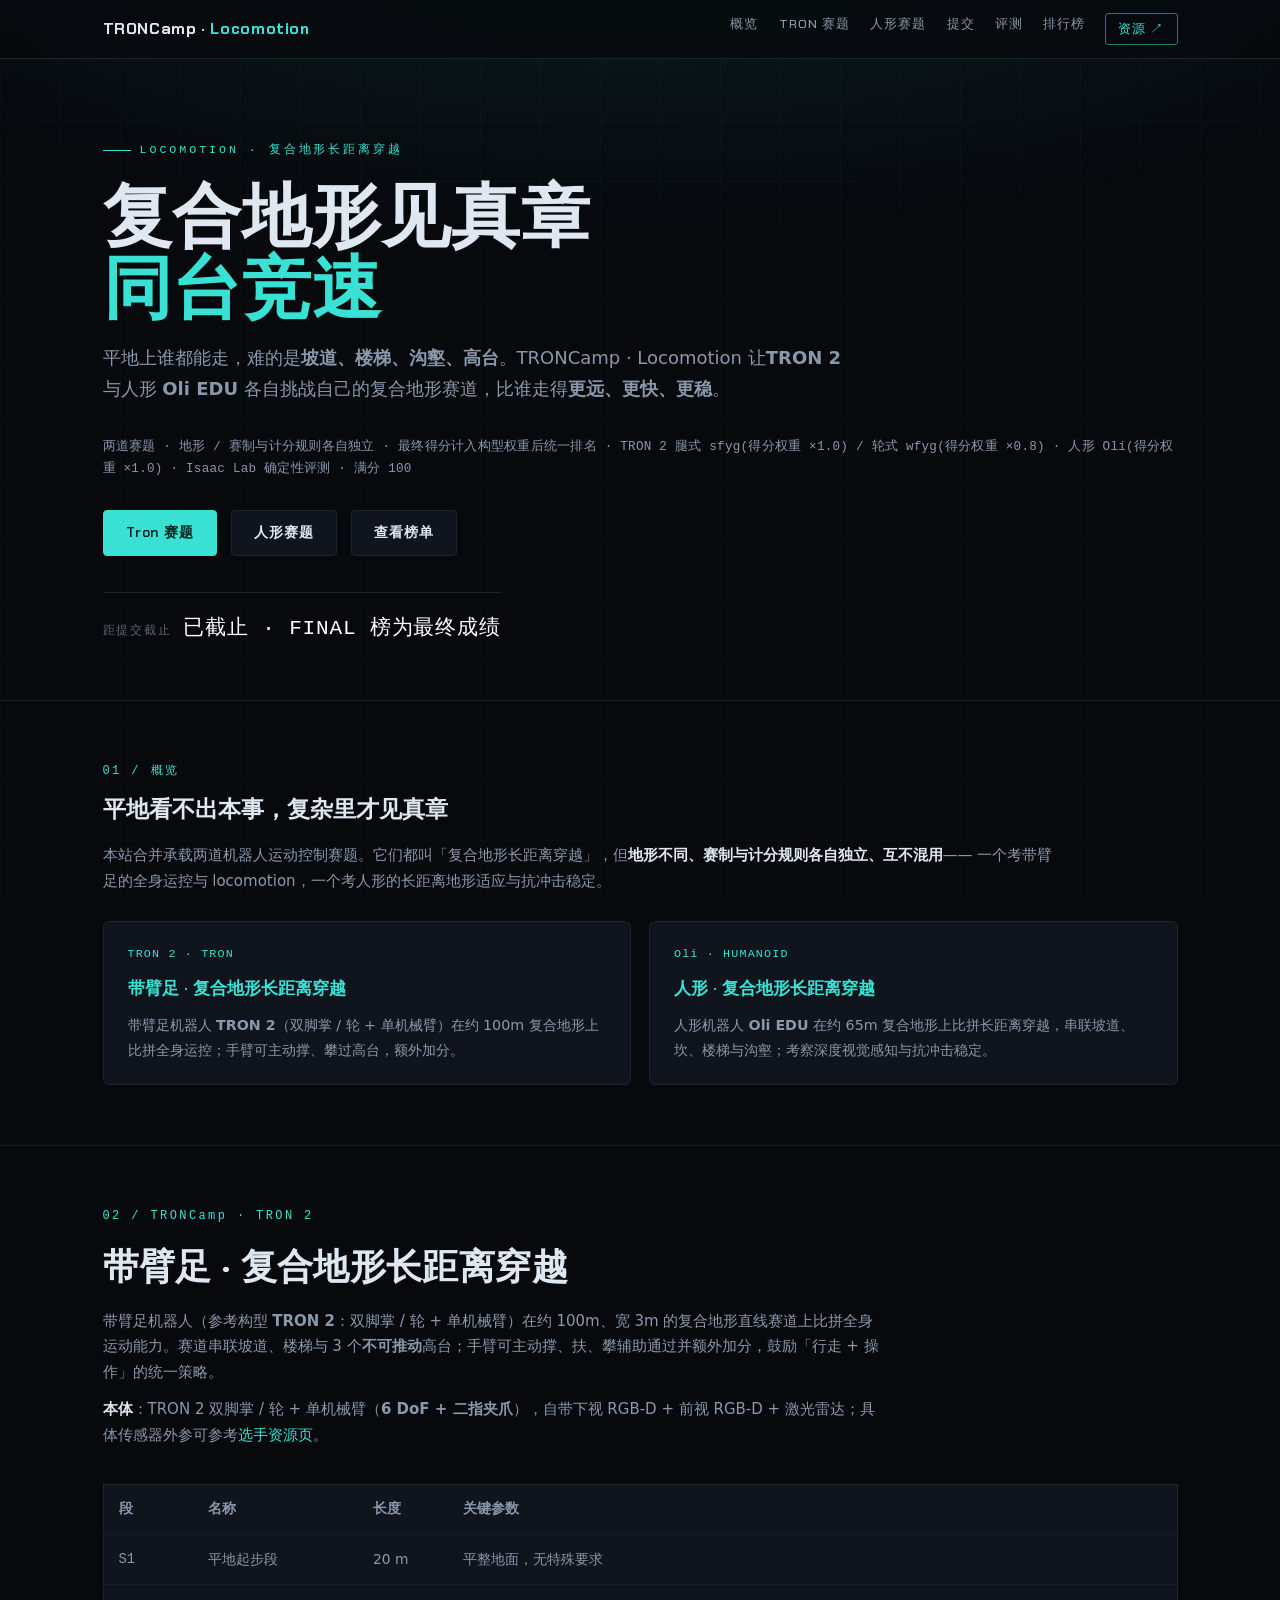
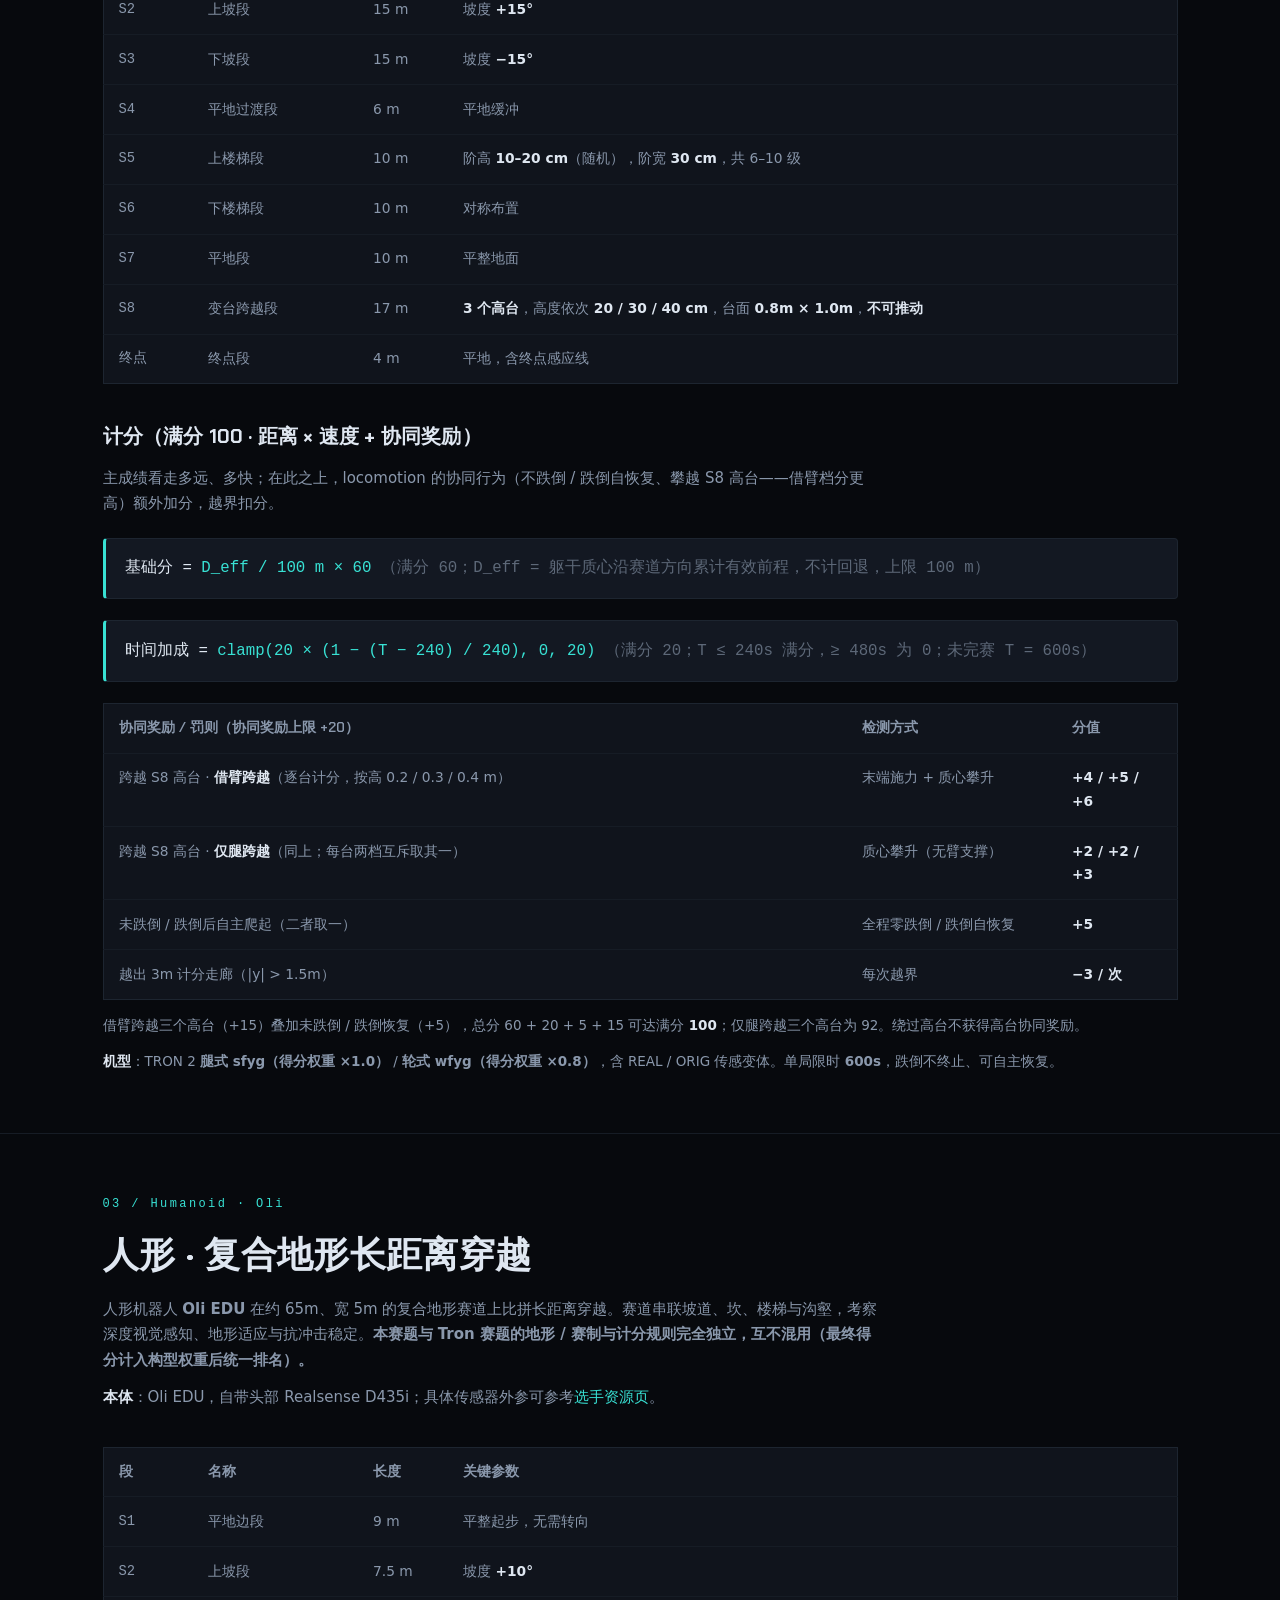
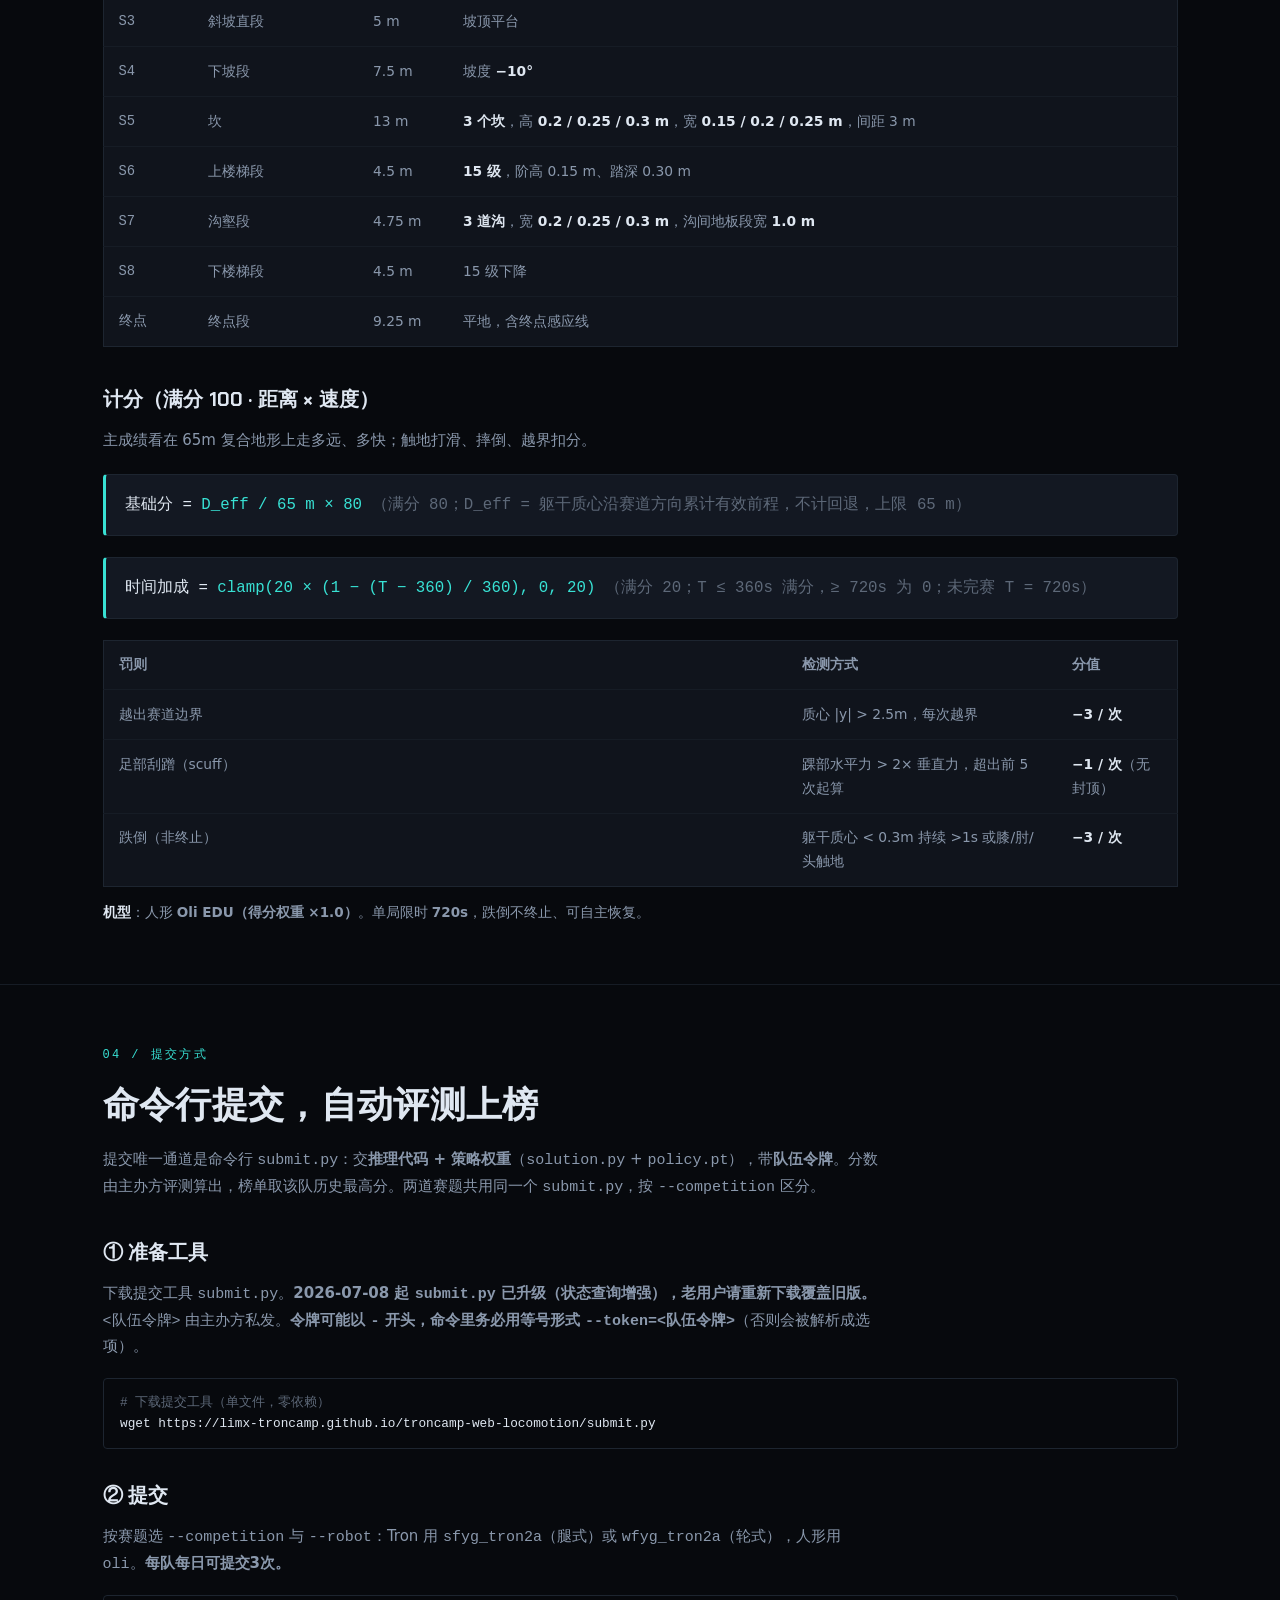
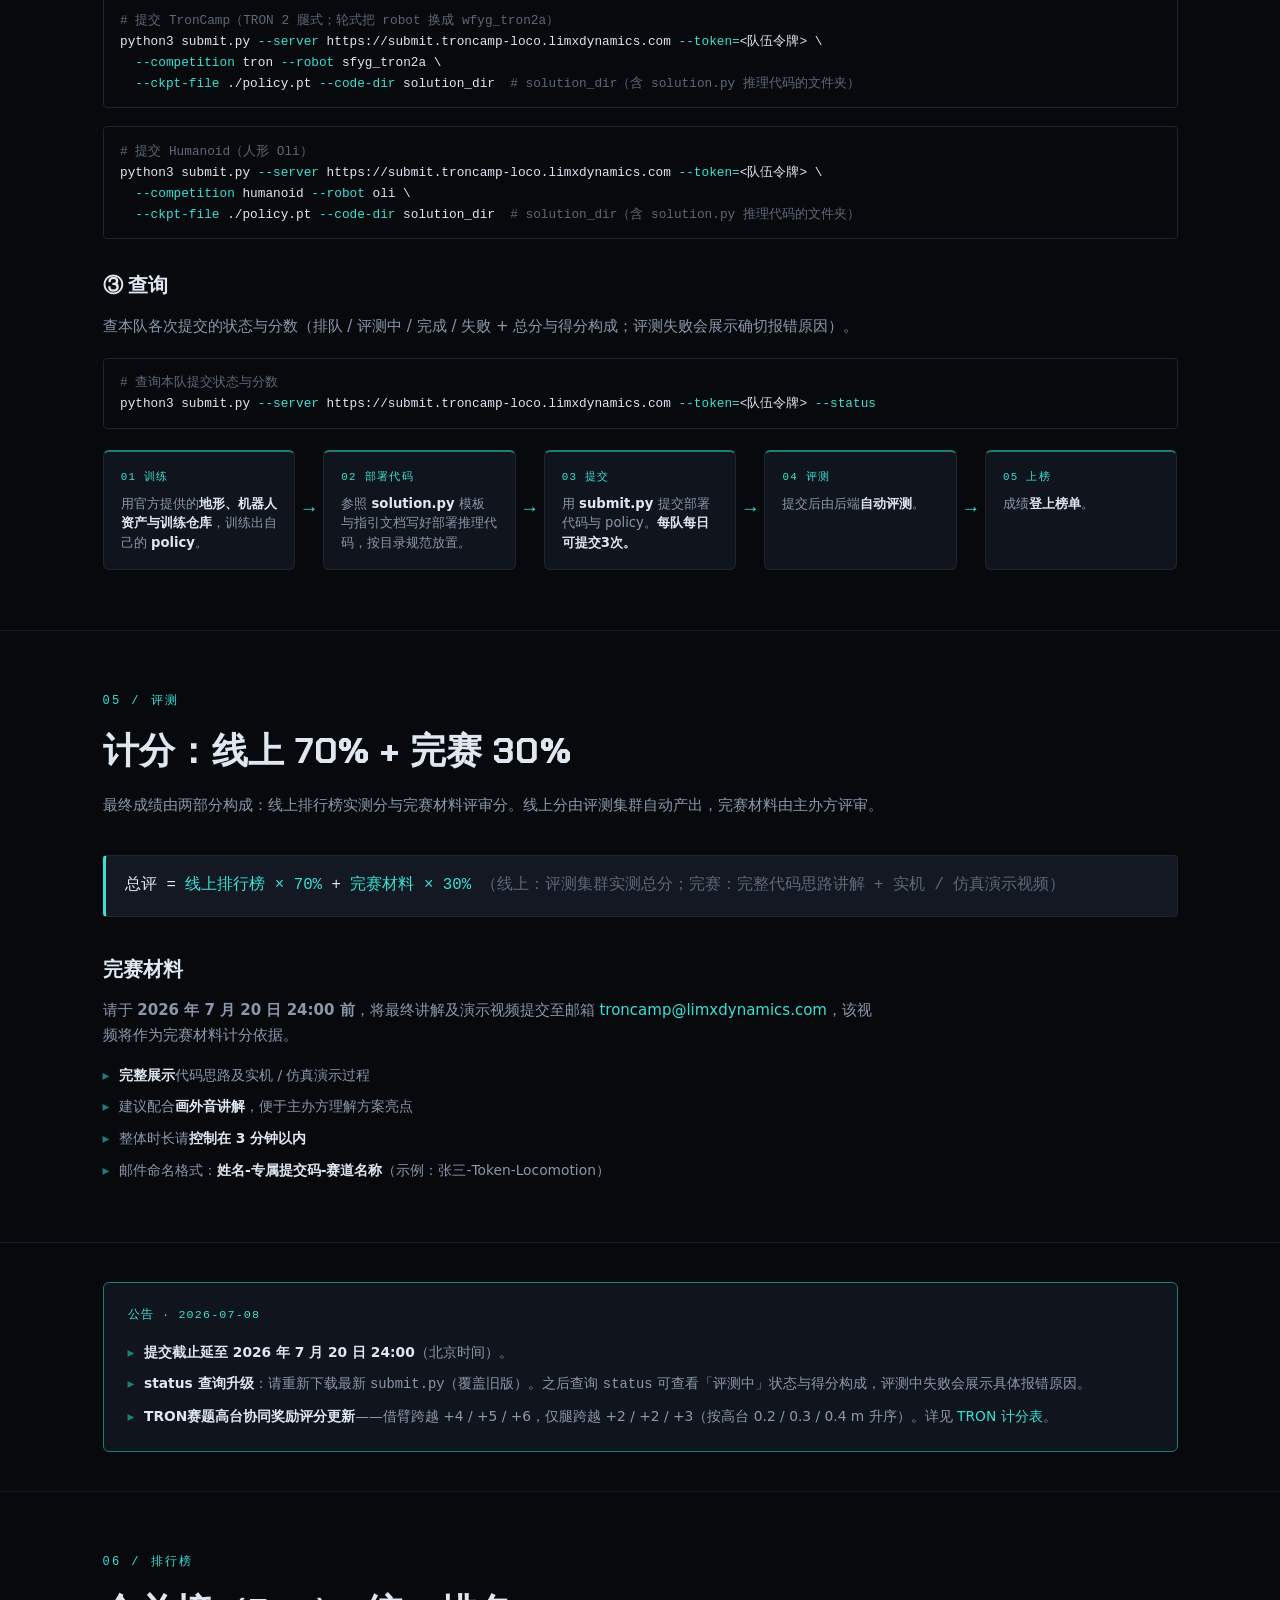
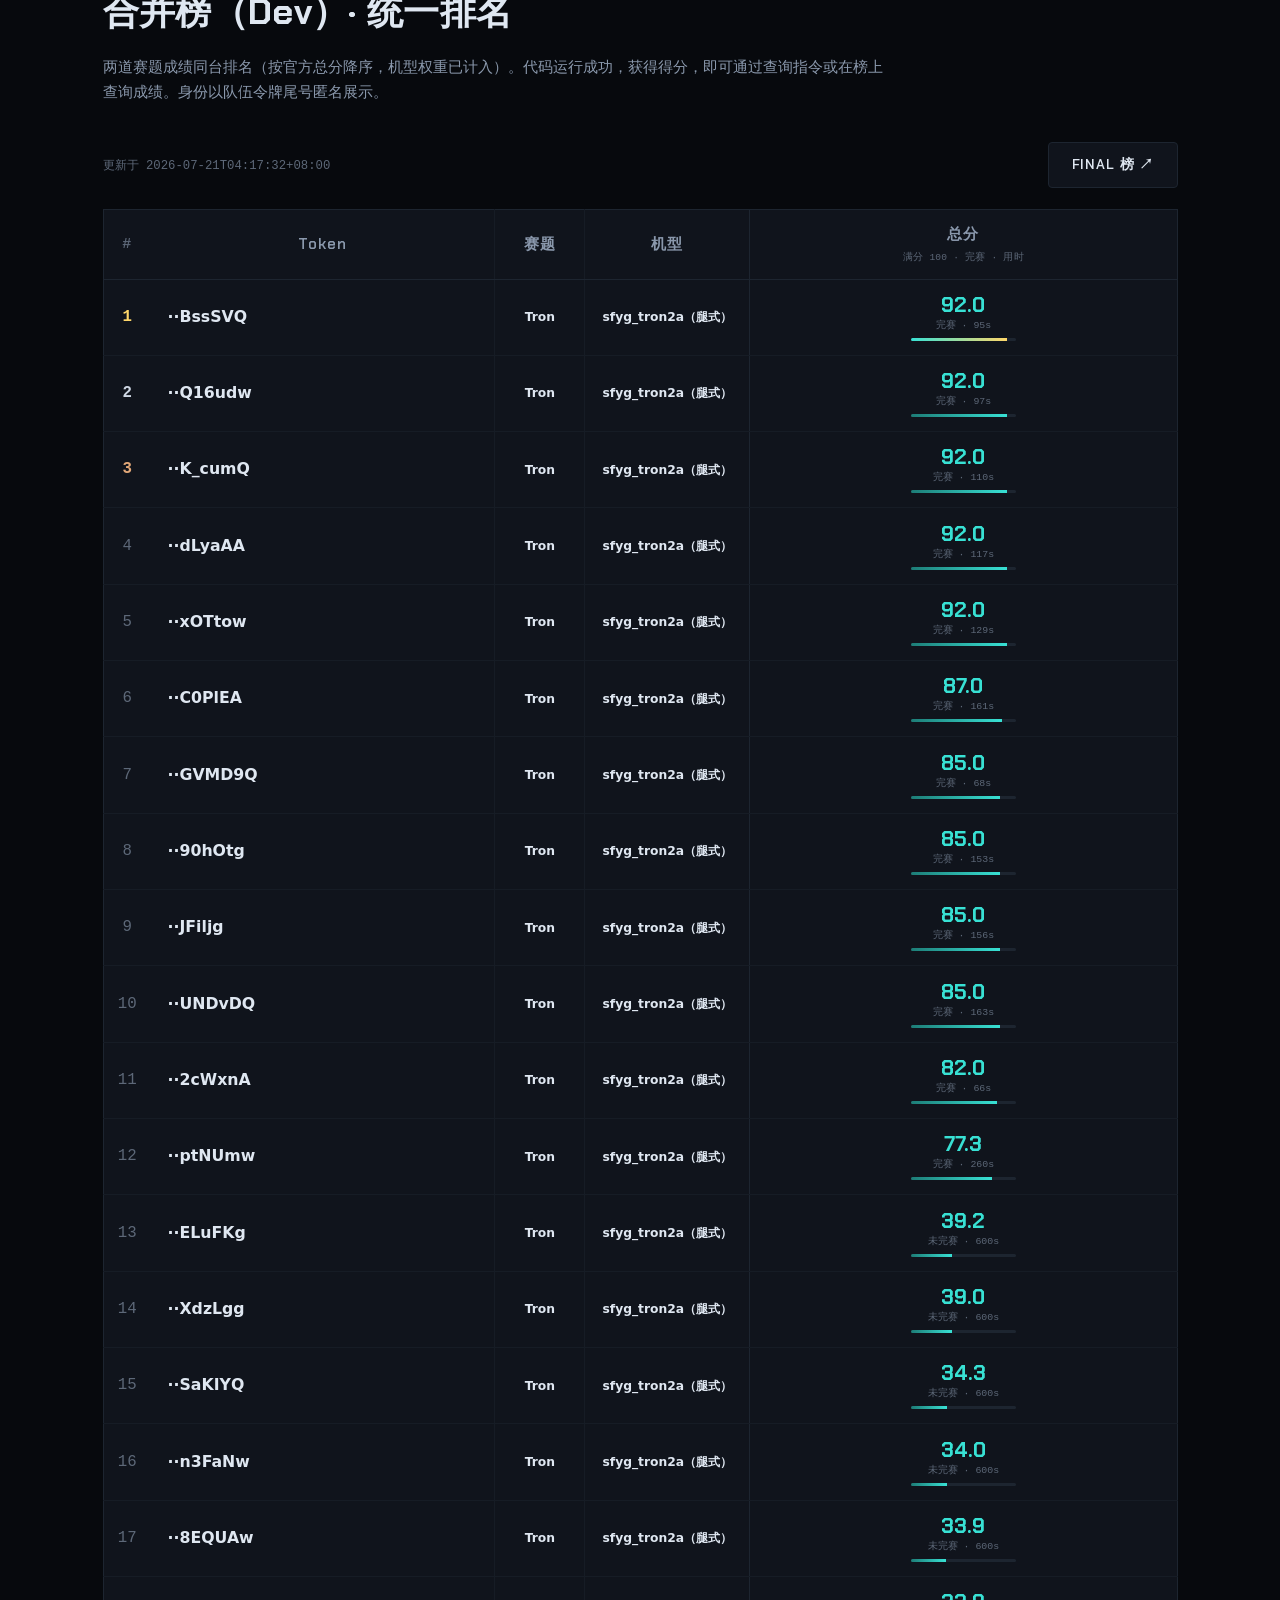
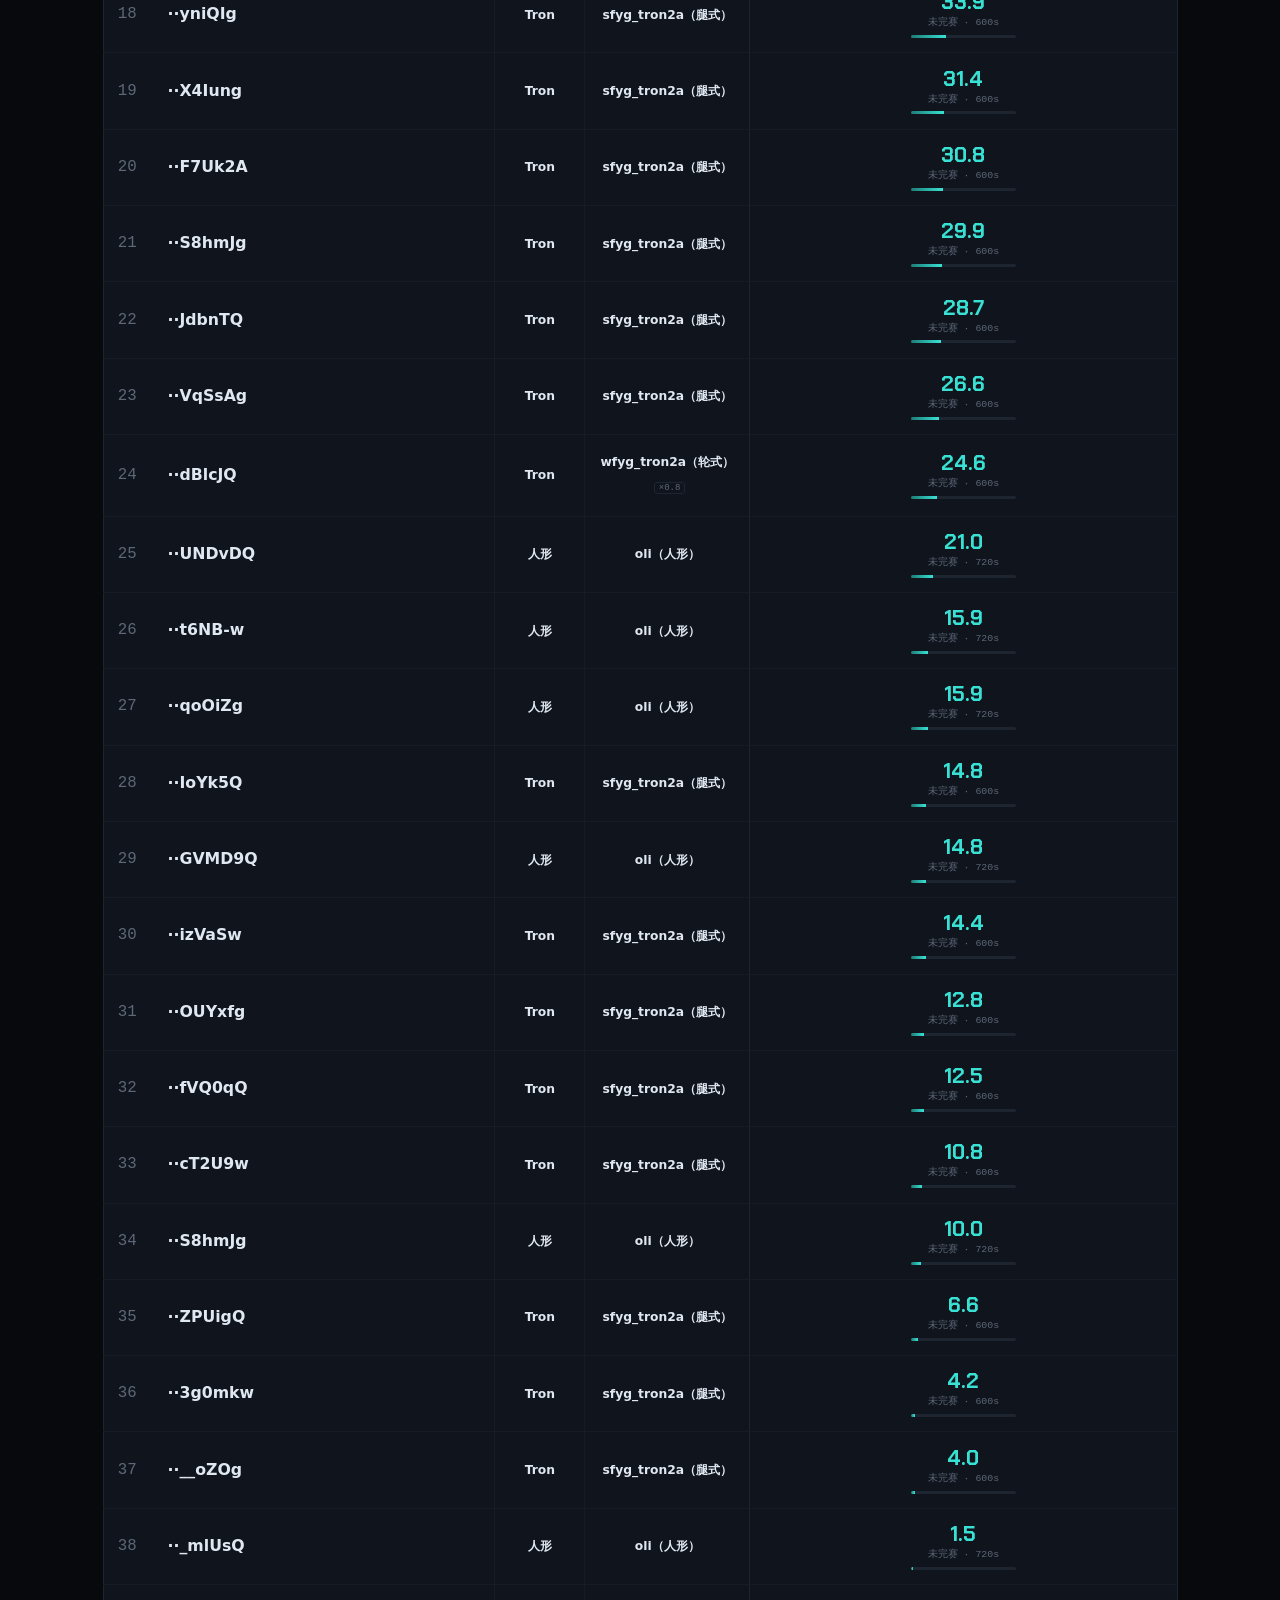
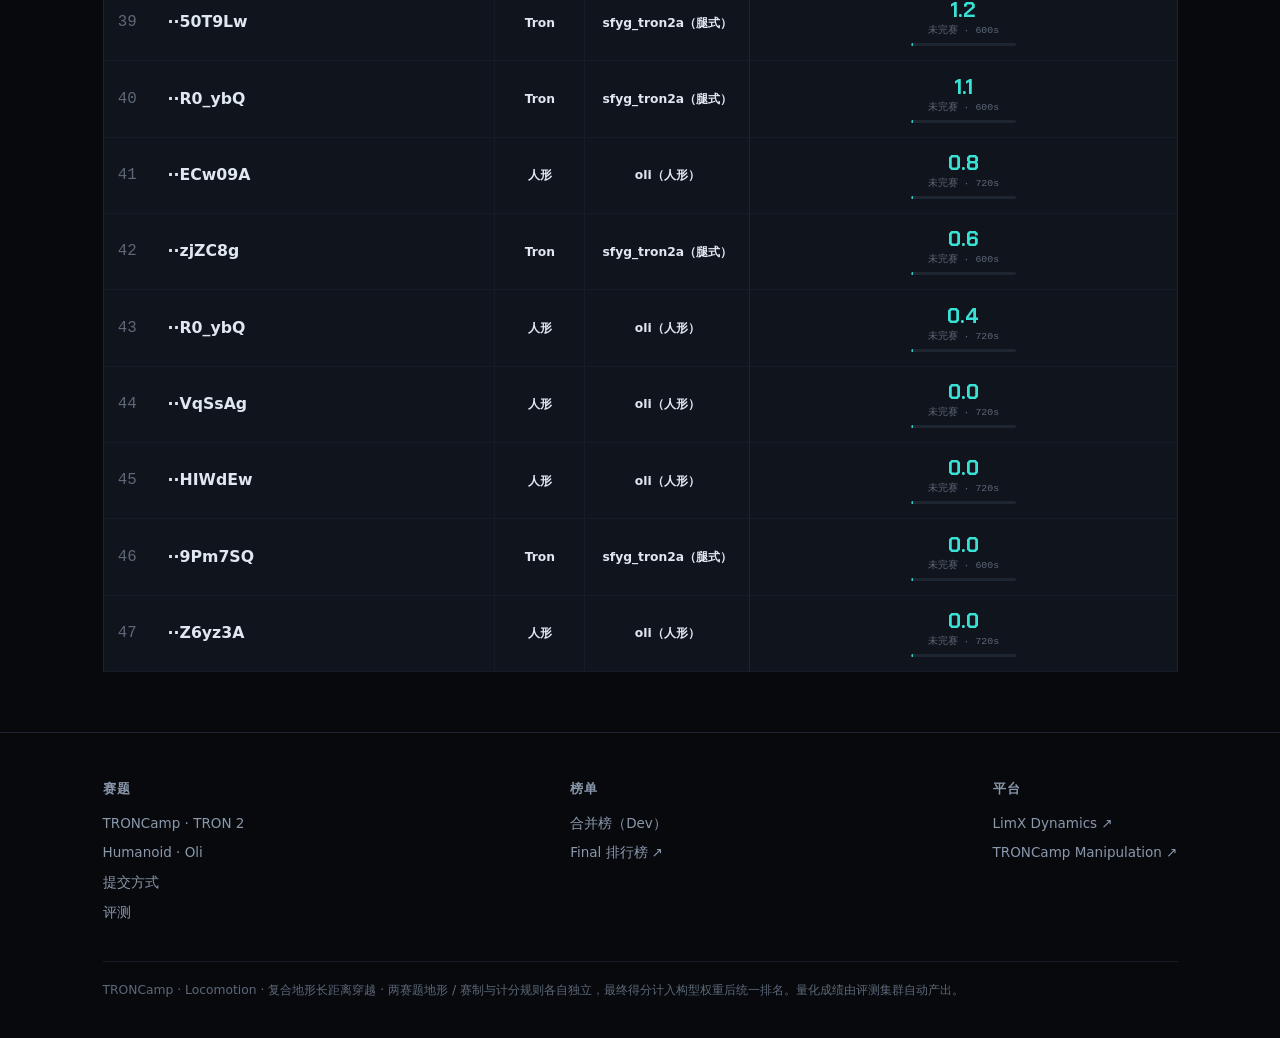
<file: index.html>
<!doctype html>
<html lang="zh-CN">
<head>
<meta charset="utf-8">
<meta name="viewport" content="width=device-width, initial-scale=1">
<title>TRONCamp · Locomotion · 复合地形长距离穿越（双赛题合并榜）</title>
<meta name="description" content="TRONCamp · Locomotion 合并榜：带臂足 TRON 2 与人形 Oli EDU 各自挑战自己的复合地形长距离穿越赛道，比谁走得更远、更快、更稳。Isaac Lab 确定性评测，满分 100，统一排名，自动上榜。">
<link rel="stylesheet" href="./style.css">
<script src="./config.js"></script>
<script src="./board.js" defer></script>
</head>
<body data-board="dev">

<nav class="nav">
  <div class="wrap">
    <span class="brand">TRONCamp · <span class="accent">Locomotion</span></span>
    <span class="nav-links">
      <a href="#overview">概览</a>
      <a href="#tron">Tron 赛题</a>
      <a href="#humanoid">人形赛题</a>
      <a href="#submit">提交</a>
      <a href="#eval">评测</a>
      <a href="#board">排行榜</a>
      <a href="./resources.html" class="cta">资源 ↗</a>
    </span>
  </div>
</nav>

<!-- ───────── Hero ───────── -->
<header class="hero">
  <div class="wrap">
    <span class="tag">Locomotion · 复合地形长距离穿越</span>
    <h1>复合地形见真章<br><span class="accent">同台竞速</span></h1>
    <p class="lead">
      平地上谁都能走，难的是<b>坡道、楼梯、沟壑、高台</b>。TRONCamp · Locomotion 让<b>TRON 2</b> 与人形 <b>Oli EDU</b>
      各自挑战自己的复合地形赛道，比谁走得<b>更远、更快、更稳</b>。
    </p>
    <p class="hero-meta">两道赛题 · 地形 / 赛制与计分规则各自独立 · 最终得分计入构型权重后统一排名 · TRON 2 腿式 sfyg(得分权重 ×1.0) / 轮式 wfyg(得分权重 ×0.8) · 人形 Oli(得分权重 ×1.0) · Isaac Lab 确定性评测 · 满分 100</p>
    <div class="hero-actions">
      <a href="#tron" class="btn primary">Tron 赛题</a>
      <a href="#humanoid" class="btn">人形赛题</a>
      <a href="#board" class="btn">查看榜单</a>
    </div>
    <div class="countdown-box">
      <span class="label">距提交截止</span>
      <span id="countdown">—</span>
    </div>
  </div>
</header>

<!-- ───────── 01 概览 ───────── -->
<section id="overview">
  <div class="wrap">
    <div class="ov-prose">
      <span class="sec-num">01 / 概览</span>
      <h2 style="margin-bottom:1rem">平地看不出本事，复杂里才见真章</h2>
      <p>
        本站合并承载两道机器人运动控制赛题。它们都叫「复合地形长距离穿越」，但<strong>地形不同、赛制与计分规则各自独立、互不混用</strong>——
        一个考带臂足的全身运控与 locomotion，一个考人形的长距离地形适应与抗冲击稳定。
      </p>
    </div>
    <div class="cards layers" style="margin-top:1.8rem">
      <a class="card layer-card" href="#tron">
        <div class="ln">TRON 2 · TRON</div>
        <h3>带臂足 · 复合地形长距离穿越</h3>
        <p>带臂足机器人 <b>TRON 2</b>（双脚掌 / 轮 + 单机械臂）在约 100m 复合地形上比拼全身运控；手臂可主动撑、攀过高台，额外加分。</p>
      </a>
      <a class="card layer-card" href="#humanoid">
        <div class="ln">Oli · HUMANOID</div>
        <h3>人形 · 复合地形长距离穿越</h3>
        <p>人形机器人 <b>Oli EDU</b> 在约 65m 复合地形上比拼长距离穿越，串联坡道、坎、楼梯与沟壑；考察深度视觉感知与抗冲击稳定。</p>
      </a>
    </div>
  </div>
</section>

<!-- ───────── 02 Tron 赛题 ───────── -->
<section id="tron">
  <div class="wrap">
    <div class="sec-head">
      <span class="sec-num">02 / TRONCamp · TRON 2</span>
      <h2>带臂足 · 复合地形长距离穿越</h2>
      <p>带臂足机器人（参考构型 <b>TRON 2</b>：双脚掌 / 轮 + 单机械臂）在约 100m、宽 3m 的复合地形直线赛道上比拼全身运动能力。赛道串联坡道、楼梯与 3 个<b>不可推动</b>高台；手臂可主动撑、扶、攀辅助通过并额外加分，鼓励「行走 + 操作」的统一策略。</p>
      <p><b style="color:var(--text)">本体</b>：TRON 2 双脚掌 / 轮 + 单机械臂（<b>6 DoF + 二指夹爪</b>），自带下视 RGB-D + 前视 RGB-D + 激光雷达；具体传感器外参可参考<a href="./resources.html">选手资源页</a>。</p>
    </div>
    <table class="dtable">
      <thead><tr><th style="width:6rem">段</th><th style="width:11rem">名称</th><th style="width:6rem">长度</th><th>关键参数</th></tr></thead>
      <tbody>
        <tr><td class="lvl">S1</td><td>平地起步段</td><td>20 m</td><td>平整地面，无特殊要求</td></tr>
        <tr><td class="lvl">S2</td><td>上坡段</td><td>15 m</td><td>坡度 <b>+15°</b></td></tr>
        <tr><td class="lvl">S3</td><td>下坡段</td><td>15 m</td><td>坡度 <b>−15°</b></td></tr>
        <tr><td class="lvl">S4</td><td>平地过渡段</td><td>6 m</td><td>平地缓冲</td></tr>
        <tr><td class="lvl">S5</td><td>上楼梯段</td><td>10 m</td><td>阶高 <b>10–20 cm</b>（随机），阶宽 <b>30 cm</b>，共 6–10 级</td></tr>
        <tr><td class="lvl">S6</td><td>下楼梯段</td><td>10 m</td><td>对称布置</td></tr>
        <tr><td class="lvl">S7</td><td>平地段</td><td>10 m</td><td>平整地面</td></tr>
        <tr><td class="lvl">S8</td><td>变台跨越段</td><td>17 m</td><td><b>3 个高台</b>，高度依次 <b>20 / 30 / 40 cm</b>，台面 <b>0.8m × 1.0m</b>，<b>不可推动</b></td></tr>
        <tr><td class="lvl">终点</td><td>终点段</td><td>4 m</td><td>平地，含终点感应线</td></tr>
      </tbody>
    </table>

    <div class="sec-head" style="margin-top:2.4rem;margin-bottom:1rem">
      <h2 style="font-size:1.3rem">计分（满分 100 · 距离 × 速度 + 协同奖励）</h2>
      <p>主成绩看走多远、多快；在此之上，locomotion 的协同行为（不跌倒 / 跌倒自恢复、攀越 S8 高台——借臂档分更高）额外加分，越界扣分。</p>
    </div>
    <div class="formula">
      基础分 = <span class="accent">D_eff / 100 m × 60</span>
      <span class="dim">  （满分 60；D_eff = 躯干质心沿赛道方向累计有效前程，不计回退，上限 100 m）</span>
    </div>
    <div class="formula">
      时间加成 = <span class="accent">clamp(20 × (1 − (T − 240) / 240), 0, 20)</span>
      <span class="dim">  （满分 20；T ≤ 240s 满分，≥ 480s 为 0；未完赛 T = 600s）</span>
    </div>
    <table class="dtable" style="margin-top:1.4rem">
      <thead><tr><th>协同奖励 / 罚则（协同奖励上限 +20）</th><th style="width:14rem">检测方式</th><th style="width:8rem">分值</th></tr></thead>
      <tbody>
        <tr><td>跨越 S8 高台 · <b>借臂跨越</b>（逐台计分，按高 0.2 / 0.3 / 0.4 m）</td><td>末端施力 + 质心攀升</td><td><b>+4 / +5 / +6</b></td></tr>
        <tr><td>跨越 S8 高台 · <b>仅腿跨越</b>（同上；每台两档互斥取其一）</td><td>质心攀升（无臂支撑）</td><td><b>+2 / +2 / +3</b></td></tr>
        <tr><td>未跌倒 / 跌倒后自主爬起（二者取一）</td><td>全程零跌倒 / 跌倒自恢复</td><td><b>+5</b></td></tr>
        <tr><td>越出 3m 计分走廊（|y| &gt; 1.5m）</td><td>每次越界</td><td><b>−3 / 次</b></td></tr>
      </tbody>
    </table>
    <p style="margin-top:0.9rem;color:var(--muted);font-size:0.9rem">借臂跨越三个高台（+15）叠加未跌倒 / 跌倒恢复（+5），总分 60 + 20 + 5 + 15 可达满分 <b style="color:var(--text)">100</b>；仅腿跨越三个高台为 92。绕过高台不获得高台协同奖励。</p>
    <p style="margin-top:0.9rem;color:var(--muted);font-size:0.9rem"><b style="color:var(--text)">机型</b>：TRON 2 <b>腿式 sfyg（得分权重 ×1.0）</b> / <b>轮式 wfyg（得分权重 ×0.8）</b>，含 REAL / ORIG 传感变体。单局限时 <b>600s</b>，跌倒不终止、可自主恢复。</p>
  </div>
</section>

<!-- ───────── 03 人形赛题 ───────── -->
<section id="humanoid">
  <div class="wrap">
    <div class="sec-head">
      <span class="sec-num">03 / Humanoid · Oli</span>
      <h2>人形 · 复合地形长距离穿越</h2>
      <p>人形机器人 <b>Oli EDU</b> 在约 65m、宽 5m 的复合地形赛道上比拼长距离穿越。赛道串联坡道、坎、楼梯与沟壑，考察深度视觉感知、地形适应与抗冲击稳定。<b>本赛题与 Tron 赛题的地形 / 赛制与计分规则完全独立，互不混用（最终得分计入构型权重后统一排名）。</b></p>
      <p><b style="color:var(--text)">本体</b>：Oli EDU，自带头部 Realsense D435i；具体传感器外参可参考<a href="./resources.html">选手资源页</a>。</p>
    </div>
    <table class="dtable">
      <thead><tr><th style="width:6rem">段</th><th style="width:11rem">名称</th><th style="width:6rem">长度</th><th>关键参数</th></tr></thead>
      <tbody>
        <tr><td class="lvl">S1</td><td>平地边段</td><td>9 m</td><td>平整起步，无需转向</td></tr>
        <tr><td class="lvl">S2</td><td>上坡段</td><td>7.5 m</td><td>坡度 <b>+10°</b></td></tr>
        <tr><td class="lvl">S3</td><td>斜坡直段</td><td>5 m</td><td>坡顶平台</td></tr>
        <tr><td class="lvl">S4</td><td>下坡段</td><td>7.5 m</td><td>坡度 <b>−10°</b></td></tr>
        <tr><td class="lvl">S5</td><td>坎</td><td>13 m</td><td><b>3 个坎</b>，高 <b>0.2 / 0.25 / 0.3 m</b>，宽 <b>0.15 / 0.2 / 0.25 m</b>，间距 3 m</td></tr>
        <tr><td class="lvl">S6</td><td>上楼梯段</td><td>4.5 m</td><td><b>15 级</b>，阶高 0.15 m、踏深 0.30 m</td></tr>
        <tr><td class="lvl">S7</td><td>沟壑段</td><td>4.75 m</td><td><b>3 道沟</b>，宽 <b>0.2 / 0.25 / 0.3 m</b>，沟间地板段宽 <b>1.0 m</b></td></tr>
        <tr><td class="lvl">S8</td><td>下楼梯段</td><td>4.5 m</td><td>15 级下降</td></tr>
        <tr><td class="lvl">终点</td><td>终点段</td><td>9.25 m</td><td>平地，含终点感应线</td></tr>
      </tbody>
    </table>

    <div class="sec-head" style="margin-top:2.4rem;margin-bottom:1rem">
      <h2 style="font-size:1.3rem">计分（满分 100 · 距离 × 速度）</h2>
      <p>主成绩看在 65m 复合地形上走多远、多快；触地打滑、摔倒、越界扣分。</p>
    </div>
    <div class="formula">
      基础分 = <span class="accent">D_eff / 65 m × 80</span>
      <span class="dim">  （满分 80；D_eff = 躯干质心沿赛道方向累计有效前程，不计回退，上限 65 m）</span>
    </div>
    <div class="formula">
      时间加成 = <span class="accent">clamp(20 × (1 − (T − 360) / 360), 0, 20)</span>
      <span class="dim">  （满分 20；T ≤ 360s 满分，≥ 720s 为 0；未完赛 T = 720s）</span>
    </div>
    <table class="dtable" style="margin-top:1.4rem">
      <thead><tr><th>罚则</th><th style="width:18rem">检测方式</th><th style="width:8rem">分值</th></tr></thead>
      <tbody>
        <tr><td>越出赛道边界</td><td>质心 |y| &gt; 2.5m，每次越界</td><td><b>−3 / 次</b></td></tr>
        <tr><td>足部刮蹭（scuff）</td><td>踝部水平力 &gt; 2× 垂直力，超出前 5 次起算</td><td><b>−1 / 次</b>（无封顶）</td></tr>
        <tr><td>跌倒（非终止）</td><td>躯干质心 &lt; 0.3m 持续 &gt;1s 或膝/肘/头触地</td><td><b>−3 / 次</b></td></tr>
      </tbody>
    </table>
    <p style="margin-top:0.9rem;color:var(--muted);font-size:0.9rem"><b style="color:var(--text)">机型</b>：人形 <b>Oli EDU（得分权重 ×1.0）</b>。单局限时 <b>720s</b>，跌倒不终止、可自主恢复。</p>
  </div>
</section>

<!-- ───────── 04 提交 ───────── -->
<section id="submit">
  <div class="wrap">
    <div class="sec-head">
      <span class="sec-num">04 / 提交方式</span>
      <h2>命令行提交，自动评测上榜</h2>
      <p>提交唯一通道是命令行 <code>submit.py</code>：交<b>推理代码 + 策略权重</b>（<code>solution.py</code> + <code>policy.pt</code>），带<b>队伍令牌</b>。分数由主办方评测算出，榜单取该队历史最高分。两道赛题共用同一个 <code>submit.py</code>，按 <code>--competition</code> 区分。</p>
    </div>

    <div class="sec-head" style="margin-top:1.8rem;margin-bottom:0.8rem">
      <h2 style="font-size:1.3rem">① 准备工具</h2>
      <p>下载提交工具 <code>submit.py</code>。<b>2026-07-08 起 <code>submit.py</code> 已升级（状态查询增强），老用户请重新下载覆盖旧版。</b><code>&lt;队伍令牌&gt;</code> 由主办方私发。<b>令牌可能以 <code>-</code> 开头，命令里务必用等号形式 <code>--token=&lt;队伍令牌&gt;</code></b>（否则会被解析成选项）。</p>
    </div>
    <div class="code"><span class="c"># 下载提交工具（单文件，零依赖）</span>
wget https://limx-troncamp.github.io/troncamp-web-locomotion/submit.py</div>

    <div class="sec-head" style="margin-top:2rem;margin-bottom:0.8rem">
      <h2 style="font-size:1.3rem">② 提交</h2>
      <p>按赛题选 <code>--competition</code> 与 <code>--robot</code>：Tron 用 <code>sfyg_tron2a</code>（腿式）或 <code>wfyg_tron2a</code>（轮式），人形用 <code>oli</code>。<b>每队每日可提交3次。</b></p>
    </div>
    <div class="code"><span class="c"># 提交 TronCamp（TRON 2 腿式；轮式把 robot 换成 wfyg_tron2a）</span>
python3 submit.py <span class="a">--server</span> https://submit.troncamp-loco.limxdynamics.com <span class="a">--token=</span>&lt;队伍令牌&gt; \
  <span class="a">--competition</span> tron <span class="a">--robot</span> sfyg_tron2a \
  <span class="a">--ckpt-file</span> ./policy.pt <span class="a">--code-dir</span> solution_dir  <span class="c"># solution_dir（含 solution.py 推理代码的文件夹）</span></div>
    <div class="code"><span class="c"># 提交 Humanoid（人形 Oli）</span>
python3 submit.py <span class="a">--server</span> https://submit.troncamp-loco.limxdynamics.com <span class="a">--token=</span>&lt;队伍令牌&gt; \
  <span class="a">--competition</span> humanoid <span class="a">--robot</span> oli \
  <span class="a">--ckpt-file</span> ./policy.pt <span class="a">--code-dir</span> solution_dir  <span class="c"># solution_dir（含 solution.py 推理代码的文件夹）</span></div>

    <div class="sec-head" style="margin-top:2rem;margin-bottom:0.8rem">
      <h2 style="font-size:1.3rem">③ 查询</h2>
      <p>查本队各次提交的状态与分数（排队 / 评测中 / 完成 / 失败 + 总分与得分构成；评测失败会展示确切报错原因）。</p>
    </div>
    <div class="code"><span class="c"># 查询本队提交状态与分数</span>
python3 submit.py <span class="a">--server</span> https://submit.troncamp-loco.limxdynamics.com <span class="a">--token=</span>&lt;队伍令牌&gt; <span class="a">--status</span></div>

    <div class="flow">
      <div class="flow-node"><span class="fn">01 训练</span><p>用官方提供的<b>地形、机器人资产与训练仓库</b>，训练出自己的 <b>policy</b>。</p></div>
      <span class="flow-arrow">→</span>
      <div class="flow-node"><span class="fn">02 部署代码</span><p>参照 <b>solution.py</b> 模板与指引文档写好部署推理代码，按目录规范放置。</p></div>
      <span class="flow-arrow">→</span>
      <div class="flow-node"><span class="fn">03 提交</span><p>用 <b>submit.py</b> 提交部署代码与 policy。<b>每队每日可提交3次。</b></p></div>
      <span class="flow-arrow">→</span>
      <div class="flow-node"><span class="fn">04 评测</span><p>提交后由后端<b>自动评测</b>。</p></div>
      <span class="flow-arrow">→</span>
      <div class="flow-node"><span class="fn">05 上榜</span><p>成绩<b>登上榜单</b>。</p></div>
    </div>
  </div>
</section>

<!-- ───────── 05 评测 ───────── -->
<section id="eval">
  <div class="wrap">
    <div class="sec-head">
      <span class="sec-num">05 / 评测</span>
      <h2>计分：线上 70% + 完赛 30%</h2>
      <p>最终成绩由两部分构成：线上排行榜实测分与完赛材料评审分。线上分由评测集群自动产出，完赛材料由主办方评审。</p>
    </div>
    <div class="formula">
      总评 = <span class="accent">线上排行榜 × 70%</span> + <span class="accent">完赛材料 × 30%</span>
      <span class="dim">  （线上：评测集群实测总分；完赛：完整代码思路讲解 + 实机 / 仿真演示视频）</span>
    </div>

    <div class="sec-head" style="margin-top:2.4rem;margin-bottom:1rem">
      <h2 style="font-size:1.3rem">完赛材料</h2>
      <p>请于 <b>2026 年 7 月 20 日 24:00 前</b>，将最终讲解及演示视频提交至邮箱 <a href="mailto:troncamp@limxdynamics.com">troncamp@limxdynamics.com</a>，该视频将作为完赛材料计分依据。</p>
    </div>
    <ul class="reqs">
      <li><b>完整展示</b>代码思路及实机 / 仿真演示过程</li>
      <li>建议配合<b>画外音讲解</b>，便于主办方理解方案亮点</li>
      <li>整体时长请<b>控制在 3 分钟以内</b></li>
      <li>邮件命名格式：<b>姓名-专属提交码-赛道名称</b>（示例：张三-Token-Locomotion）</li>
    </ul>
  </div>
</section>

<!-- ───────── 公告（独立模块，无编号） ───────── -->
<section id="notice" style="padding:2.6rem 0">
  <div class="wrap">
    <div class="card" style="border-color:var(--accent-dim)">
      <div style="font-family:var(--mono);font-size:0.78rem;color:var(--accent);letter-spacing:0.1em;margin-bottom:0.6rem">公告 · 2026-07-08</div>
      <ul class="reqs" style="margin-top:1rem">
        <li><b>提交截止延至 2026 年 7 月 20 日 24:00</b>（北京时间）。</li>
        <li><b>status 查询升级</b>：请重新下载最新 <code>submit.py</code>（覆盖旧版）。之后查询 <code>status</code> 可查看「评测中」状态与得分构成，评测中失败会展示具体报错原因。</li>
        <li><b>TRON赛题高台协同奖励评分更新</b>——借臂跨越 +4 / +5 / +6，仅腿跨越 +2 / +2 / +3（按高台 0.2 / 0.3 / 0.4 m 升序）。详见 <a href="#tron">TRON 计分表</a>。</li>
      </ul>
    </div>
  </div>
</section>

<!-- ───────── 06 排行榜 ───────── -->
<section id="board">
  <div class="wrap">
    <div class="sec-head">
      <span class="sec-num">06 / 排行榜</span>
      <h2>合并榜（Dev）· 统一排名</h2>
      <p>两道赛题成绩同台排名（按官方总分降序，机型权重已计入）。代码运行成功，获得得分，即可通过查询指令或在榜上查询成绩。身份以队伍令牌尾号匿名展示。</p>
    </div>
    <div class="board-head">
      <span class="upd" id="updated">加载中…</span>
      <a class="to-final btn" href="./final.html">FINAL 榜 ↗</a>
    </div>
    <table id="board-table" class="board board-strip" hidden>
      <thead>
        <tr class="grp">
          <th class="c-rank">#</th>
          <th class="c-team">Token</th>
          <th class="c-gate">赛题</th>
          <th class="c-gate c-model">机型</th>
          <th class="c-t3">总分 <span class="th-sub">满分 100 · 完赛 · 用时</span></th>
        </tr>
      </thead>
      <tbody></tbody>
    </table>
    <p id="empty" hidden>暂无成绩</p>
  </div>
</section>

<!-- ───────── Footer ───────── -->
<footer>
  <div class="wrap">
    <div class="foot-grid">
      <div class="foot-col">
        <h5>赛题</h5>
        <a href="#tron">TRONCamp · TRON 2</a>
        <a href="#humanoid">Humanoid · Oli</a>
        <a href="#submit">提交方式</a>
        <a href="#eval">评测</a>
      </div>
      <div class="foot-col">
        <h5>榜单</h5>
        <a href="#board">合并榜（Dev）</a>
        <a href="./final.html">Final 排行榜 ↗</a>
      </div>
      <div class="foot-col">
        <h5>平台</h5>
        <a href="https://github.com/limxdynamics" target="_blank" rel="noopener">LimX Dynamics ↗</a>
        <a href="https://limx-troncamp.github.io/troncamp-web-mani/" target="_blank" rel="noopener">TRONCamp Manipulation ↗</a>
      </div>
    </div>
    <p class="foot-note">TRONCamp · Locomotion · 复合地形长距离穿越 · 两赛题地形 / 赛制与计分规则各自独立，最终得分计入构型权重后统一排名。量化成绩由评测集群自动产出。</p>
  </div>
</footer>

</body>
</html>
</file>
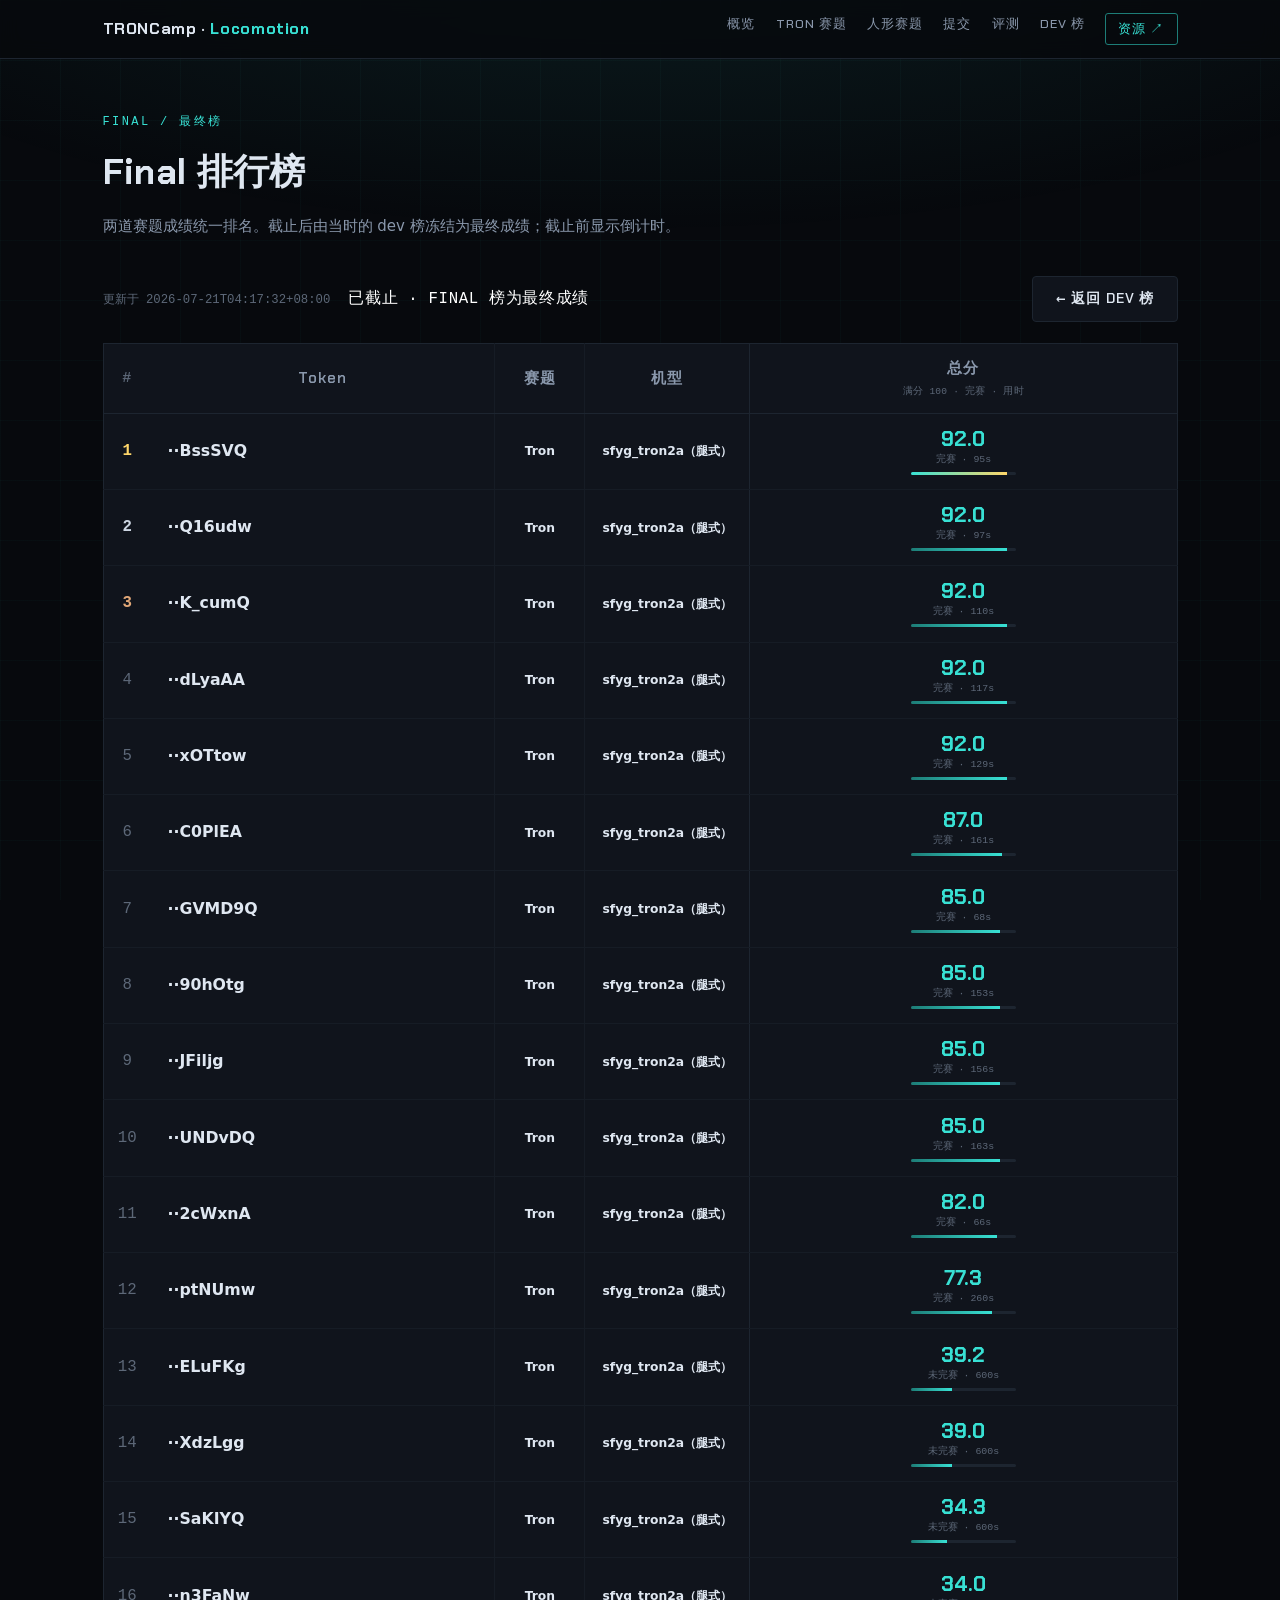
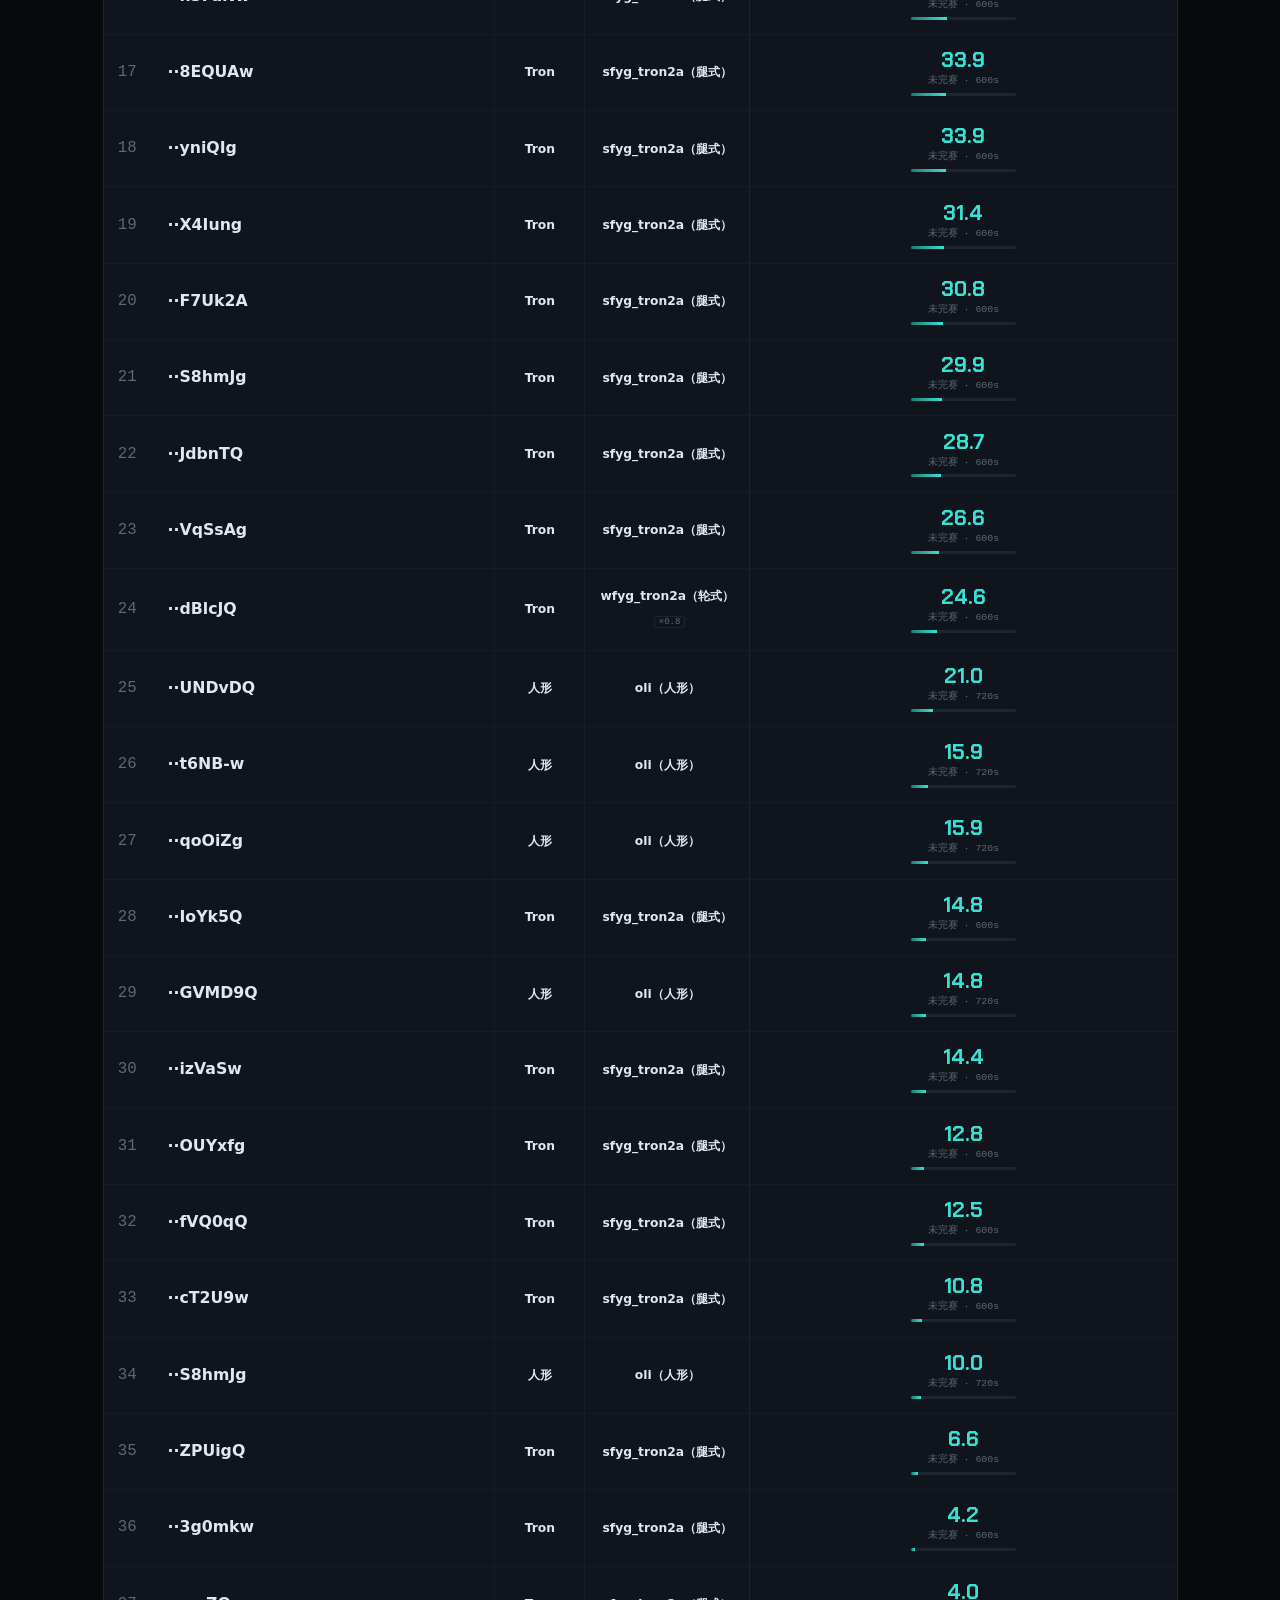
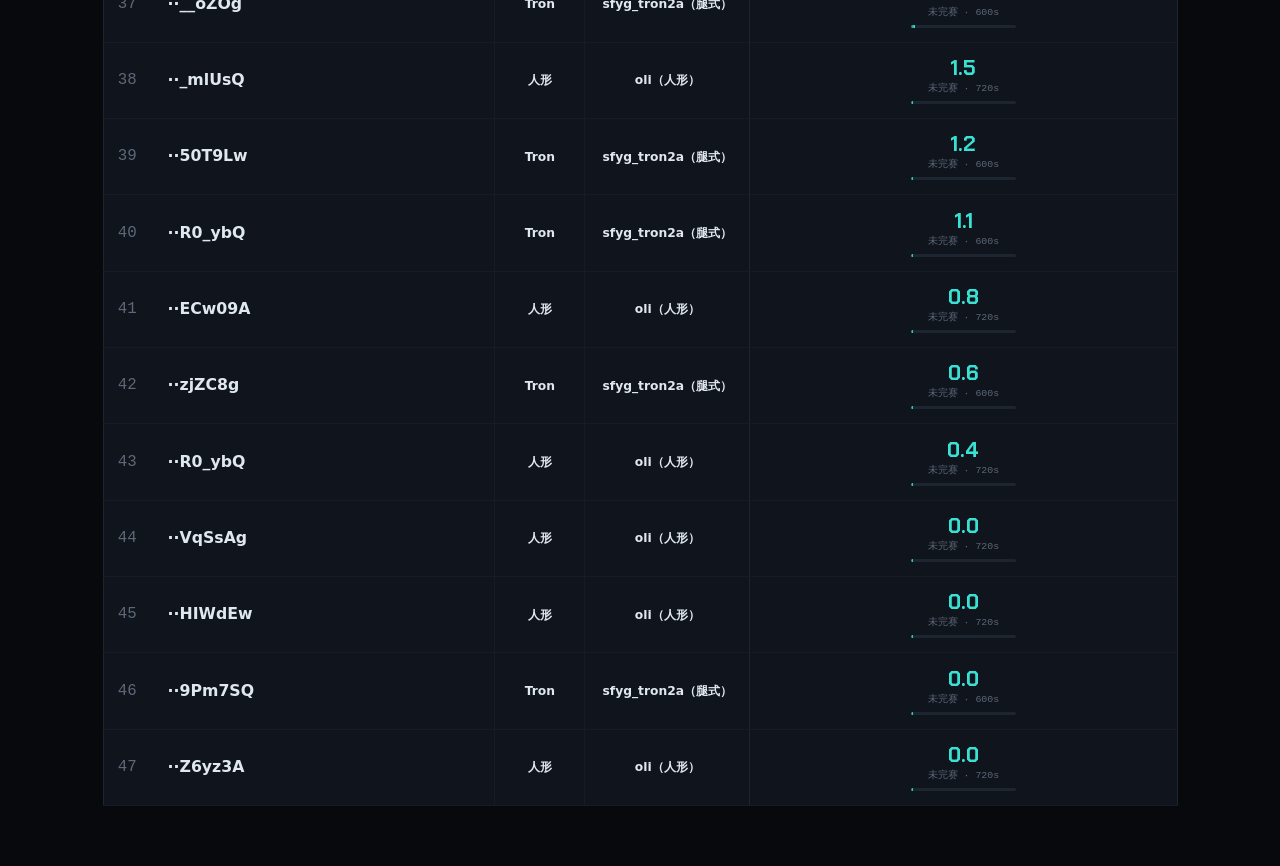
<file: final.html>
<!doctype html>
<html lang="zh-CN">
<head>
<meta charset="utf-8">
<meta name="viewport" content="width=device-width, initial-scale=1">
<title>FINAL · TRONCamp · Locomotion 合并榜</title>
<link rel="stylesheet" href="./style.css">
<script src="./config.js"></script>
<script src="./board.js" defer></script>
</head>
<body data-board="final">

<nav class="nav">
  <div class="wrap">
    <a href="./index.html" class="brand" style="text-decoration:none">TRONCamp · <span class="accent">Locomotion</span></a>
    <span class="nav-links">
      <a href="./index.html#overview">概览</a>
      <a href="./index.html#tron">Tron 赛题</a>
      <a href="./index.html#humanoid">人形赛题</a>
      <a href="./index.html#submit">提交</a>
      <a href="./index.html#eval">评测</a>
      <a href="./index.html#board">DEV 榜</a>
      <a href="./resources.html" class="cta">资源 ↗</a>
    </span>
  </div>
</nav>

<section style="border-top:none;padding-top:3.5rem">
  <div class="wrap">
    <div class="sec-head">
      <span class="sec-num">FINAL / 最终榜</span>
      <h2>Final 排行榜</h2>
      <p>两道赛题成绩统一排名。截止后由当时的 dev 榜冻结为最终成绩；截止前显示倒计时。</p>
    </div>
    <div class="board-head">
      <span class="upd" id="updated"></span>
      <span id="countdown" style="font-size:1.05rem"></span>
      <a class="to-final btn" href="./index.html#board">← 返回 DEV 榜</a>
    </div>
    <div id="locked" class="locked" hidden>
      <span class="big">FINAL</span>
      赛末公布
    </div>
    <table id="board-table" class="board board-strip" hidden>
      <thead>
        <tr class="grp">
          <th class="c-rank">#</th>
          <th class="c-team">Token</th>
          <th class="c-gate">赛题</th>
          <th class="c-gate">机型</th>
          <th class="c-t3">总分 <span class="th-sub">满分 100 · 完赛 · 用时</span></th>
        </tr>
      </thead>
      <tbody></tbody>
    </table>
    <p id="empty" hidden>暂无成绩</p>
  </div>
</section>

</body>
</html>
</file>
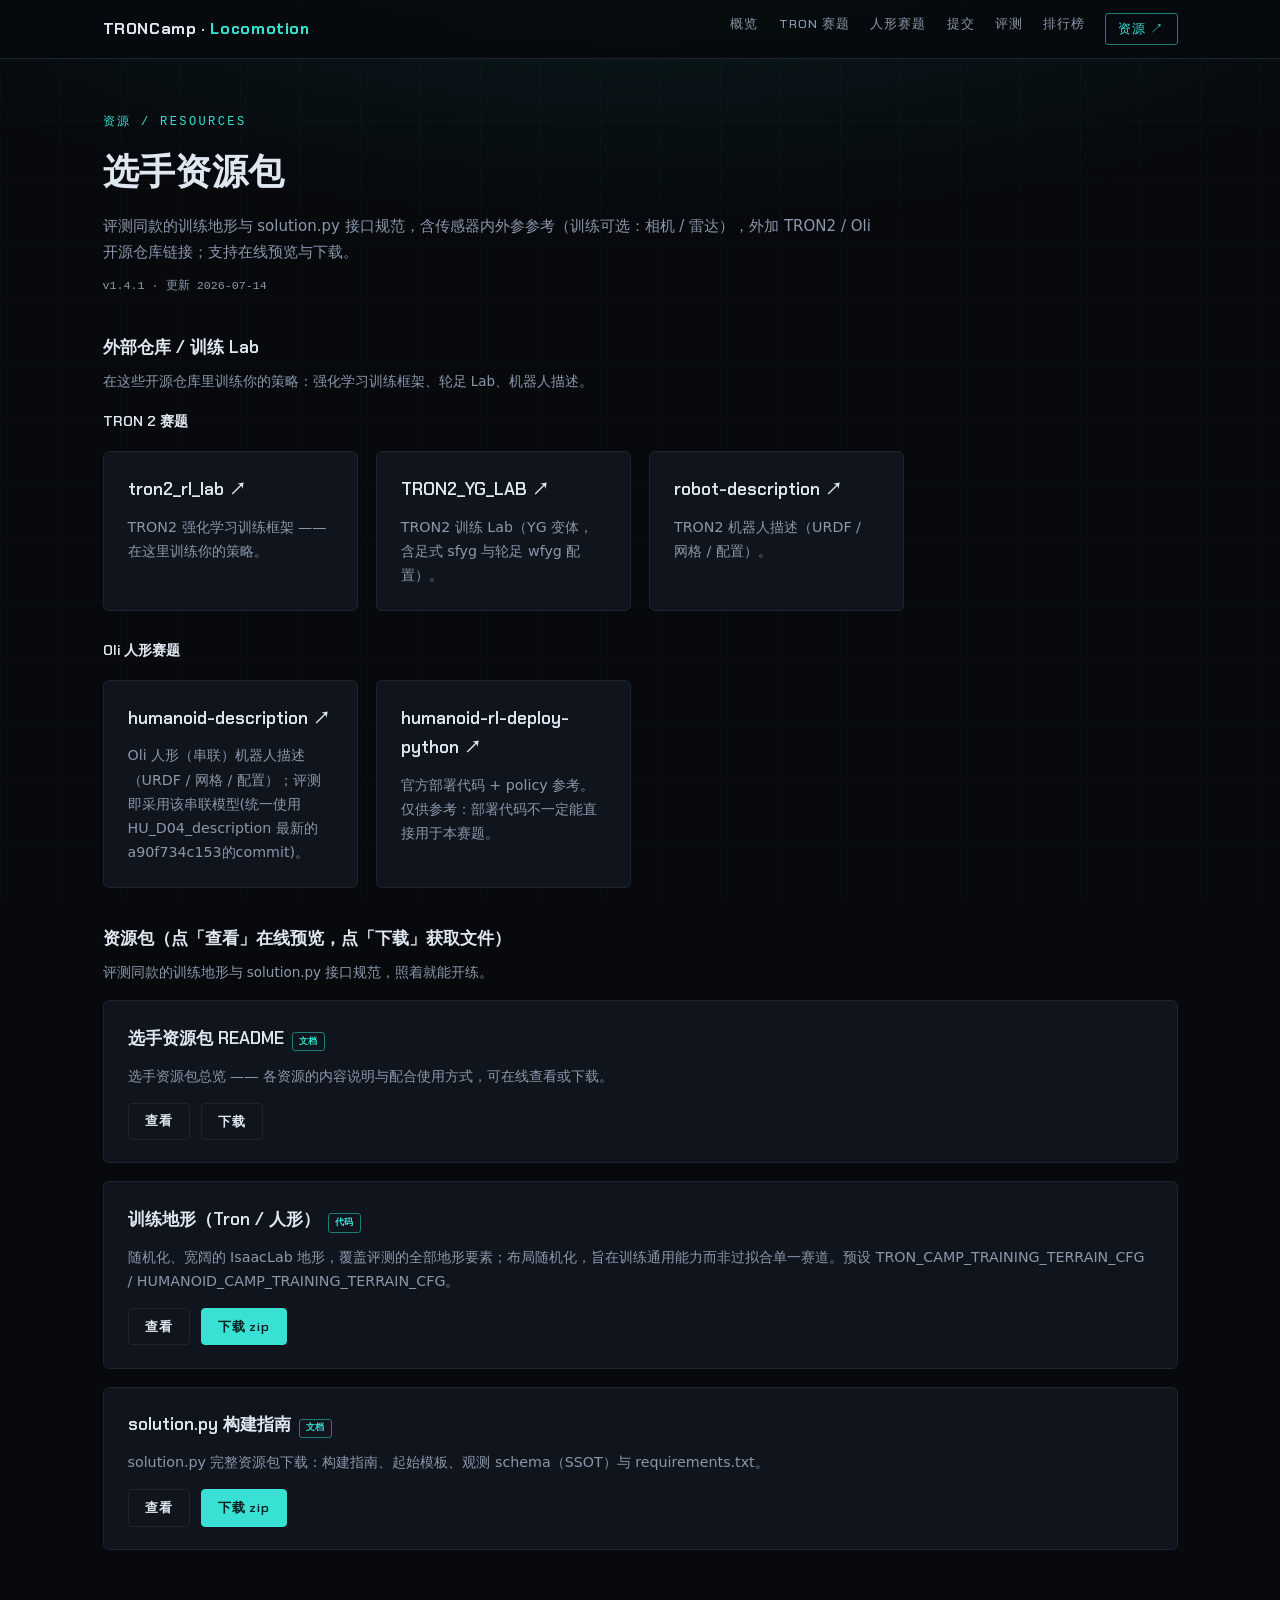
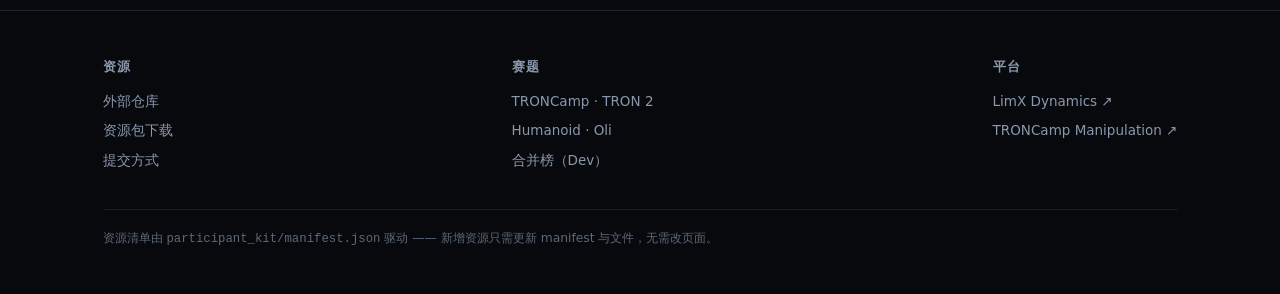
<file: resources.html>
<!doctype html>
<html lang="zh-CN">
<head>
<meta charset="utf-8">
<meta name="viewport" content="width=device-width, initial-scale=1">
<title>资源获取 · TRONCamp · Locomotion</title>
<meta name="description" content="TRONCamp · Locomotion 选手资源包：训练地形、solution.py 构建指南与 obs schema，以及 TRON2 开源训练 Lab 链接。可在线预览、直接下载。">
<link rel="stylesheet" href="./style.css">
<script src="./config.js"></script>
<script src="./vendor/marked.min.js" defer></script>
<script src="./resources.js" defer></script>
</head>
<body>

<nav class="nav">
  <div class="wrap">
    <a href="./index.html" class="brand" style="text-decoration:none">TRONCamp · <span class="accent">Locomotion</span></a>
    <span class="nav-links">
      <a href="./index.html#overview">概览</a>
      <a href="./index.html#tron">Tron 赛题</a>
      <a href="./index.html#humanoid">人形赛题</a>
      <a href="./index.html#submit">提交</a>
      <a href="./index.html#eval">评测</a>
      <a href="./index.html#board">排行榜</a>
      <a href="./resources.html" class="cta">资源 ↗</a>
    </span>
  </div>
</nav>

<section style="border-top:none;padding-top:3.5rem">
  <div class="wrap">
    <div class="sec-head">
      <span class="sec-num">资源 / RESOURCES</span>
      <h2 id="kit-title">选手资源包</h2>
      <p id="kit-desc">训练地形、<code>solution.py</code> 构建指南与 obs schema，以及开源训练 Lab。可在线预览、直接下载。</p>
      <p class="kit-meta-line" id="kit-meta"></p>
    </div>

    <h3 class="sub-head">外部仓库 / 训练 Lab</h3>
    <p class="kit-hint">在这些开源仓库里训练你的策略：强化学习训练框架、轮足 Lab、机器人描述。</p>
    <div id="kit-links" class="cards kit-links-grid">
      <p class="kit-fallback">加载中…</p>
    </div>

    <h3 class="sub-head">资源包（点「查看」在线预览，点「下载」获取文件）</h3>
    <p class="kit-hint">评测同款的训练地形与 solution.py 接口规范，照着就能开练。</p>
    <div id="kit-resources" class="cards">
      <p class="kit-fallback">加载中…</p>
    </div>
  </div>
</section>

<footer>
  <div class="wrap">
    <div class="foot-grid">
      <div class="foot-col">
        <h5>资源</h5>
        <a href="#kit-links">外部仓库</a>
        <a href="#kit-resources">资源包下载</a>
        <a href="./index.html#submit">提交方式</a>
      </div>
      <div class="foot-col">
        <h5>赛题</h5>
        <a href="./index.html#tron">TRONCamp · TRON 2</a>
        <a href="./index.html#humanoid">Humanoid · Oli</a>
        <a href="./index.html#board">合并榜（Dev）</a>
      </div>
      <div class="foot-col">
        <h5>平台</h5>
        <a href="https://github.com/limxdynamics" target="_blank" rel="noopener">LimX Dynamics ↗</a>
        <a href="https://limx-troncamp.github.io/troncamp-web-mani/" target="_blank" rel="noopener">TRONCamp Manipulation ↗</a>
      </div>
    </div>
    <p class="foot-note">资源清单由 <code>participant_kit/manifest.json</code> 驱动 —— 新增资源只需更新 manifest 与文件，无需改页面。</p>
  </div>
</footer>

</body>
</html>
</file>
<file: style.css>
/* TronCamp Locomotion (Task C) — 官网 + 排行榜
   暗色科幻控制台风：近黑底 + 单一青色强调 + 等宽数据字 + 细网格/扫描线。
   风格沿用 TronCamp-Board；零构建，原生 HTML/CSS/JS。 */

@import url('https://fonts.googleapis.com/css2?family=Chakra+Petch:wght@400;500;600;700&display=swap');

:root {
  --bg: #07090d;
  --bg-soft: #0b0e14;
  --panel: #10141c;
  --panel-2: #131822;
  --line: #1d2530;
  --line-soft: #161c25;
  --text: #dfe7f1;
  --muted: #8a98ac;
  --dim: #5d6878;
  --accent: #38e1d4;
  --accent-dim: #1d7d77;
  --warn: #f0b35c;
  --bad: #f08c8c;
  --display: 'Chakra Petch', 'PingFang SC', 'Microsoft YaHei', sans-serif;
  --body: 'PingFang SC', 'Microsoft YaHei', system-ui, sans-serif;
  --mono: ui-monospace, 'SF Mono', 'JetBrains Mono', Consolas, monospace;
}

* { box-sizing: border-box; margin: 0; padding: 0; }
html { scroll-behavior: smooth; font-size: 15px; }

body {
  background: var(--bg);
  color: var(--text);
  font-family: var(--body);
  line-height: 1.7;
  -webkit-font-smoothing: antialiased;
  overflow-x: hidden;
}

/* 全局氛围：网格 + 顶部青色辉光 */
body::before {
  content: '';
  position: fixed;
  inset: 0;
  z-index: 0;
  pointer-events: none;
  background:
    radial-gradient(120% 60% at 50% -10%, rgba(56, 225, 212, 0.10), transparent 60%),
    linear-gradient(rgba(56, 225, 212, 0.028) 1px, transparent 1px) 0 0 / 100% 60px,
    linear-gradient(90deg, rgba(56, 225, 212, 0.028) 1px, transparent 1px) 0 0 / 60px 100%;
}

a { color: var(--accent); text-decoration: none; }
a:hover { text-decoration: underline; }

.wrap { max-width: 1120px; margin: 0 auto; padding: 0 1.5rem; position: relative; z-index: 1; }

/* ───────── 顶栏 ───────── */
.nav {
  position: sticky; top: 0; z-index: 50;
  background: rgba(7, 9, 13, 0.82);
  backdrop-filter: blur(10px);
  border-bottom: 1px solid var(--line);
}
.nav .wrap { display: flex; align-items: center; gap: 1.5rem; height: 58px; }
.brand {
  font-family: var(--display); font-weight: 700; font-size: 1.05rem;
  letter-spacing: 0.04em; white-space: nowrap;
  color: var(--text);   /* 品牌字白色；子页 brand 是 <a> 会继承 a 的青色，这里统一回白 */
}
.brand:hover { text-decoration: none; }
.brand .accent { color: var(--accent); }
.nav-links { display: flex; gap: 1.35rem; margin-left: auto; flex-wrap: wrap; }
.nav-links a {
  color: var(--muted); font-family: var(--display); font-size: 0.85rem;
  font-weight: 500; letter-spacing: 0.08em; text-transform: uppercase;
}
.nav-links a:hover { color: var(--accent); text-decoration: none; }
.nav-links a.cta {
  color: var(--accent); border: 1px solid var(--accent-dim);
  padding: 0.25rem 0.8rem; border-radius: 3px;
}
.nav-links a.cta:hover { background: rgba(56, 225, 212, 0.12); }

/* ───────── Hero ───────── */
.hero { padding: 5rem 0 3.5rem; position: relative; }
.hero .tag {
  font-family: var(--mono); font-size: 0.78rem; color: var(--accent);
  letter-spacing: 0.25em; text-transform: uppercase; margin-bottom: 1.4rem;
  display: inline-flex; align-items: center; gap: 0.6rem;
}
.hero .tag::before {
  content: ''; width: 28px; height: 1px; background: var(--accent);
}
.hero h1 {
  font-family: var(--display); font-weight: 700;
  font-size: clamp(2.6rem, 6vw, 4.6rem); line-height: 1.04;
  letter-spacing: 0.01em; margin-bottom: 1.2rem;
}
.hero h1 .accent { color: var(--accent); }
.hero .lead {
  font-size: clamp(1rem, 1.6vw, 1.2rem); color: var(--muted);
  max-width: 50rem; margin-bottom: 2.2rem;
}
.chips { display: flex; flex-wrap: wrap; gap: 0.7rem; margin-bottom: 2.2rem; }
.chip {
  font-family: var(--mono); font-size: 0.82rem; color: var(--text);
  background: var(--panel); border: 1px solid var(--line);
  padding: 0.45rem 0.9rem; border-radius: 3px;
}
.chip b { color: var(--accent); font-weight: 600; }
.hero-meta { font-family: var(--mono); font-size: 0.84rem; color: var(--muted); letter-spacing: 0.02em; margin-bottom: 2rem; line-height: 1.7; }
.hero-actions { display: flex; flex-wrap: wrap; gap: 0.9rem; align-items: center; }
.btn {
  font-family: var(--display); font-weight: 600; font-size: 0.92rem;
  letter-spacing: 0.06em; padding: 0.7rem 1.5rem; border-radius: 4px;
  border: 1px solid var(--line); color: var(--text); background: var(--panel);
  cursor: pointer; transition: all 0.15s;
}
.btn:hover { text-decoration: none; border-color: var(--accent-dim); }
.btn.primary { background: var(--accent); color: #06231f; border-color: var(--accent); }
.btn.primary:hover { background: #5ff0e4; }

.countdown-box {
  margin-top: 2.4rem; display: inline-flex; align-items: baseline; gap: 0.8rem;
  border-top: 1px solid var(--line); padding-top: 1.2rem;
}
.countdown-box .label {
  font-family: var(--mono); font-size: 0.78rem; color: var(--dim);
  letter-spacing: 0.15em; text-transform: uppercase;
}
#countdown {
  font-family: var(--mono); color: var(--accent); font-size: 1.4rem;
  letter-spacing: 0.04em; font-variant-numeric: tabular-nums;
}
#countdown.over { color: #fff; }

/* ───────── 区块 ───────── */
section { padding: 4rem 0; border-top: 1px solid var(--line-soft); position: relative; }
.sec-head { margin-bottom: 2.4rem; }
.sec-num {
  font-family: var(--mono); font-size: 0.8rem; color: var(--accent);
  letter-spacing: 0.2em; display: block; margin-bottom: 0.6rem;
}
.sec-head h2 {
  font-family: var(--display); font-weight: 700; font-size: clamp(1.7rem, 3.4vw, 2.4rem);
  letter-spacing: 0.01em;
}
.sec-head p { color: var(--muted); max-width: 52rem; margin-top: 0.8rem; }

/* 概览 */
.overview { display: grid; grid-template-columns: 1.3fr 1fr; gap: 2.5rem; align-items: center; }
.overview .fig { border: 1px solid var(--line); border-radius: 6px; overflow: hidden; background: var(--panel); }
.overview .fig img { display: block; width: 100%; }
.overview .fig figcaption {
  font-size: 0.82rem; color: var(--dim); padding: 0.8rem 1rem;
  border-top: 1px solid var(--line); line-height: 1.55;
}
.overview p { color: var(--muted); margin-bottom: 1.1rem; }
.overview strong { color: var(--text); }
.ov-prose { max-width: 64rem; }
.ov-prose p { color: var(--muted); margin-bottom: 1.1rem; }
.ov-prose strong { color: var(--text); }

/* 通用卡片 */
.cards { display: grid; gap: 1.2rem; }
.card {
  background: var(--panel); border: 1px solid var(--line); border-radius: 6px;
  padding: 1.5rem 1.6rem;
}
.card h3 { font-family: var(--display); font-weight: 600; font-size: 1.15rem; margin-bottom: 0.7rem; }
.card p { color: var(--muted); font-size: 0.95rem; }

/* 卡片网格（赛道分段 / 约束） */
.tasks { grid-template-columns: repeat(3, 1fr); }
.task-card { position: relative; padding-top: 2.6rem; }
.task-card .tno {
  position: absolute; top: 1.2rem; left: 1.6rem;
  font-family: var(--display); font-weight: 700; font-size: 1.05rem; color: var(--accent);
  letter-spacing: 0.05em;
}
.task-card .weight {
  position: absolute; top: 1.3rem; right: 1.6rem;
  font-family: var(--mono); font-size: 1.5rem; color: var(--text); font-weight: 600;
}
.task-card h3 { margin-bottom: 0.5rem; }
.task-card .role { font-family: var(--mono); font-size: 0.76rem; color: var(--dim); letter-spacing: 0.1em; text-transform: uppercase; margin-bottom: 0.9rem; }
.task-card ul { list-style: none; display: flex; flex-direction: column; gap: 0.55rem; }
.task-card li { font-size: 0.9rem; color: var(--muted); padding-left: 1rem; position: relative; }
.task-card li::before { content: '▸'; position: absolute; left: 0; color: var(--accent-dim); }
.task-card.focus { border-color: var(--accent-dim); box-shadow: 0 0 0 1px rgba(56,225,212,0.18) inset; }

/* 菜单/规则/赛道表 */
.dtable { width: 100%; border-collapse: collapse; background: var(--panel); border: 1px solid var(--line); }
.dtable th, .dtable td { padding: 0.85rem 1rem; text-align: left; border-bottom: 1px solid var(--line-soft); vertical-align: top; }
.dtable th { font-family: var(--display); font-weight: 600; color: var(--muted); font-size: 0.9rem; }
.dtable td { color: var(--muted); font-size: 0.92rem; }
.dtable td b, .dtable td strong { color: var(--text); }
.dtable tr:last-child td { border-bottom: none; }
.lvl { font-family: var(--mono); font-size: 0.82rem; color: var(--accent); white-space: nowrap; }

/* 评分 */
.formula {
  font-family: var(--mono); font-size: 1.05rem; color: var(--text);
  background: var(--panel-2); border: 1px solid var(--line); border-left: 3px solid var(--accent);
  border-radius: 4px; padding: 1.1rem 1.3rem; margin: 1.4rem 0; overflow-x: auto;
}
.formula .accent { color: var(--accent); }
.formula .dim { color: var(--dim); }

/* 概览并列卡（两赛题）+ 提交步骤（编号流）—— 取自 TronCamp 参考站组件 */
.layers { grid-template-columns: 1fr 1fr; }
.layer-card .ln { font-family: var(--mono); font-size: 0.78rem; color: var(--accent); letter-spacing: 0.1em; margin-bottom: 0.6rem; }

.steps { counter-reset: step; display: grid; gap: 0; border: 1px solid var(--line); border-radius: 6px; overflow: hidden; margin-top: 1.4rem; }
.step { display: grid; grid-template-columns: 3rem 1fr; gap: 1rem; padding: 1.2rem 1.4rem; background: var(--panel); border-bottom: 1px solid var(--line-soft); }
.step:last-child { border-bottom: none; }
.step .sn { counter-increment: step; font-family: var(--mono); color: var(--accent); font-size: 1.1rem; }
.step .sn::before { content: counter(step, decimal-leading-zero); }
.step h4 { font-family: var(--display); font-weight: 600; font-size: 1rem; margin-bottom: 0.3rem; }
.step p { color: var(--muted); font-size: 0.9rem; }

/* 提交流程图（横向节点 + 箭头，窄屏转竖排） */
.flow { display: flex; flex-wrap: wrap; align-items: stretch; gap: 0.55rem; margin-top: 1.4rem; }
.flow-node {
  flex: 1 1 165px; min-width: 150px;
  background: var(--panel); border: 1px solid var(--line);
  border-top: 2px solid var(--accent-dim); border-radius: 6px;
  padding: 1.05rem 1.15rem;
}
.flow-node .fn {
  display: block; font-family: var(--mono); font-size: 0.72rem;
  color: var(--accent); letter-spacing: 0.12em; margin-bottom: 0.5rem;
}
.flow-node p { color: var(--muted); font-size: 0.88rem; line-height: 1.5; }
.flow-node b { color: var(--text); }
.flow-arrow {
  display: flex; align-items: center; align-self: center;
  color: var(--accent); font-family: var(--mono); font-size: 1.25rem; font-weight: 600;
}

/* 评测：完赛材料要点列表 */
.reqs { list-style: none; display: flex; flex-direction: column; gap: 0.55rem; margin-top: 0.6rem; }
.reqs li { position: relative; padding-left: 1.1rem; color: var(--muted); font-size: 0.92rem; }
.reqs li::before { content: '▸'; position: absolute; left: 0; color: var(--accent-dim); }
.reqs li b { color: var(--text); }

/* 提交代码块 */
.code {
  font-family: var(--mono); font-size: 0.85rem; color: var(--text);
  background: var(--bg); border: 1px solid var(--line); border-radius: 4px;
  padding: 0.9rem 1.1rem; margin-top: 1.2rem; overflow-x: auto; white-space: pre; line-height: 1.65;
}
.code .c { color: var(--dim); }
.code .a { color: var(--accent); }

/* ───────── 排行榜 ───────── */
.board-head { display: flex; align-items: baseline; gap: 1.2rem; flex-wrap: wrap; margin-bottom: 1.4rem; }
.board-head .upd { font-family: var(--mono); font-size: 0.82rem; color: var(--dim); }
.board-head .to-final { margin-left: auto; }
table.board { width: 100%; border-collapse: collapse; background: var(--panel); border: 1px solid var(--line); }
table.board thead th { color: var(--muted); font-family: var(--display); font-weight: 600; padding: 0.8rem 0.5rem; border-bottom: 1px solid var(--line); white-space: nowrap; }
table.board tr.grp th { font-size: 1rem; letter-spacing: 0.06em; }
table.board tbody td {
  padding: 0.95rem 0.5rem; text-align: center; font-size: 1.02rem;
  font-family: var(--mono); font-variant-numeric: tabular-nums; border-bottom: 1px solid var(--line-soft);
}
table.board tbody tr:hover { background: rgba(56, 225, 212, 0.045); }
.dimcell { color: var(--dim); }

/* 进度条版榜单 */
table.board-strip td, table.board-strip thead th { text-align: center; }
table.board-strip .c-rank { width: 3.2rem; color: var(--dim); font-family: var(--mono); font-size: 1.05rem; }
table.board-strip tbody tr.top1 .c-rank { color: #ffd76a; }
table.board-strip tbody tr.top2 .c-rank { color: #cdd6e2; }
table.board-strip tbody tr.top3 .c-rank { color: #e2a878; }
table.board-strip tbody tr.top .c-rank { font-weight: 700; }
table.board-strip td.c-team { text-align: left; padding-left: 1.1rem; font-family: var(--body); font-size: 1.05rem; font-weight: 600; }
.th-sub { display: block; font-family: var(--mono); font-size: 0.64rem; font-weight: 400; color: var(--dim); letter-spacing: 0.02em; margin-top: 0.18rem; }
.c-gate { width: 6rem; border-left: 1px solid var(--line-soft); }
.c-model { width: 11rem; }   /* 机型列显示完整型号，需更宽 */
.c-num { width: 6rem; border-left: 1px solid var(--line-soft); font-family: var(--mono); color: var(--text); }
.gate { font-size: 1.1rem; font-weight: 700; line-height: 1; }
.gate-ok { color: #46d98a; text-shadow: 0 0 10px rgba(70, 217, 138, 0.5); }
.gate-miss { color: var(--dim); font-size: 0.98rem; }
.gate-none { color: var(--line); }
.vchip { font-family: var(--body); font-size: 0.82rem; font-weight: 600; color: var(--text); white-space: nowrap; }
.vtag { font-family: var(--mono); font-size: 0.6rem; color: var(--dim); border: 1px solid var(--line); border-radius: 3px; padding: 0 0.25rem; margin-left: 0.3rem; vertical-align: middle; }
.c-t3 { border-left: 1px solid var(--line); min-width: 9.5rem; }
.t3wrap { display: inline-flex; flex-direction: column; align-items: center; gap: 0.2rem; min-width: 7rem; }
.t3num { font-family: var(--display); font-size: 1.4rem; font-weight: 700; color: var(--accent); line-height: 1; }
.t3sub { font-family: var(--mono); font-size: 0.66rem; color: var(--dim); }
.t3bar { display: block; width: 100%; height: 3px; background: var(--line); border-radius: 2px; overflow: hidden; }
.t3bar i { display: block; height: 100%; background: linear-gradient(90deg, var(--accent-dim), var(--accent)); }
table.board-strip tbody tr.top1 .t3bar i { background: linear-gradient(90deg, var(--accent), #ffd76a); }

#empty, .locked { text-align: center; color: var(--dim); padding: 4rem 0; font-size: 1.3rem; letter-spacing: 0.12em; }
.locked .big { display: block; color: var(--accent); font-family: var(--display); font-size: clamp(2rem, 5vw, 3rem); font-weight: 700; margin-bottom: 1rem; letter-spacing: 0.2em; }

/* 图 */
.fig { border: 1px solid var(--line); border-radius: 6px; overflow: hidden; background: var(--panel); margin-top: 1.4rem; }
.fig img { display: block; width: 100%; }
.fig figcaption { padding: 0.75rem 1rem; font-size: 0.84rem; line-height: 1.55; color: var(--muted); border-top: 1px solid var(--line-soft); }

/* ───────── Footer ───────── */
footer { border-top: 1px solid var(--line); padding: 3rem 0; color: var(--dim); }
.foot-grid { display: flex; flex-wrap: wrap; gap: 2.5rem; justify-content: space-between; }
.foot-col h5 { font-family: var(--display); color: var(--muted); font-size: 0.85rem; letter-spacing: 0.1em; text-transform: uppercase; margin-bottom: 0.8rem; }
.foot-col a { display: block; color: var(--muted); font-size: 0.9rem; margin-bottom: 0.45rem; }
.foot-col a:hover { color: var(--accent); }
.foot-note { margin-top: 2rem; font-size: 0.82rem; color: var(--dim); border-top: 1px solid var(--line-soft); padding-top: 1.2rem; }

/* ───────── 资源获取子页 ───────── */
.sub-head { font-family: var(--display); font-weight: 600; font-size: 1.15rem; color: var(--text); margin: 2.4rem 0 0.5rem; }
.kit-hint { color: var(--muted); font-size: 0.9rem; margin: 0 0 1.1rem; }
.kit-meta-line { font-family: var(--mono); font-size: 0.78rem; color: var(--dim); margin-top: 0.6rem; }
.kit-fallback { color: var(--dim); font-size: 0.92rem; }
.kit-links-grid { grid-template-columns: repeat(auto-fill, minmax(240px, 1fr)); }
.link-group-title { grid-column: 1 / -1; font-family: var(--display); font-weight: 600; font-size: 0.95rem; color: var(--text); margin: 0.6rem 0 0; }
.link-group-title:first-child { margin-top: 0; }
.kit-link h3 { color: var(--text); }
.kit-link:hover { border-color: var(--accent-dim); text-decoration: none; }
.kit-card-head h3 { display: flex; align-items: baseline; flex-wrap: wrap; gap: 0.55rem; }
.kit-badge {
  font-family: var(--mono); font-size: 0.62rem; text-transform: uppercase; letter-spacing: 0.08em;
  color: var(--accent); border: 1px solid var(--accent-dim); border-radius: 3px; padding: 0.05rem 0.4rem;
}
.kit-size { font-family: var(--mono); font-size: 0.72rem; color: var(--dim); font-weight: 400; }
.kit-actions { display: flex; gap: 0.7rem; margin-top: 1rem; flex-wrap: wrap; }
.kit-actions .btn { padding: 0.45rem 1.1rem; font-size: 0.85rem; }
.kit-doc {
  margin-top: 1.1rem; border-top: 1px solid var(--line-soft); padding-top: 1.1rem;
  max-height: 60vh; overflow: auto;
}
.kit-doc > :first-child { margin-top: 0; }
.kit-doc h1, .kit-doc h2, .kit-doc h3, .kit-doc h4 { font-family: var(--display); color: var(--text); margin: 1.1rem 0 0.5rem; }
.kit-doc h1 { font-size: 1.3rem; } .kit-doc h2 { font-size: 1.12rem; } .kit-doc h3 { font-size: 1rem; }
.kit-doc p, .kit-doc li { color: var(--muted); font-size: 0.92rem; }
.kit-doc ul, .kit-doc ol { margin: 0.5rem 0 0.5rem 1.4rem; }
.kit-doc a { color: var(--accent); }
.kit-doc code { font-family: var(--mono); background: var(--panel-2); padding: 0.05rem 0.3rem; border-radius: 3px; font-size: 0.86em; color: var(--text); }
.kit-doc pre { background: var(--bg); border: 1px solid var(--line); border-radius: 4px; padding: 0.9rem 1.1rem; overflow-x: auto; margin: 0.7rem 0; }
.kit-doc pre code { background: none; padding: 0; font-size: 0.82rem; line-height: 1.6; }
.kit-doc table { border-collapse: collapse; margin: 0.7rem 0; font-size: 0.85rem; width: 100%; }
.kit-doc th, .kit-doc td { border: 1px solid var(--line); padding: 0.4rem 0.7rem; text-align: left; color: var(--muted); }
.kit-doc th { color: var(--text); font-family: var(--display); }

/* 入场动画 */
@keyframes rise { from { opacity: 0; transform: translateY(14px); } to { opacity: 1; transform: none; } }
.hero .tag { animation: rise 0.5s both; }
.hero h1 { animation: rise 0.5s 0.06s both; }
.hero .lead { animation: rise 0.5s 0.12s both; }
.chips { animation: rise 0.5s 0.18s both; }
.hero-actions { animation: rise 0.5s 0.24s both; }
.countdown-box { animation: rise 0.5s 0.3s both; }

@media (max-width: 860px) {
  .overview, .tasks, .layers { grid-template-columns: 1fr; }
  .nav-links { gap: 0.9rem; }
  .nav-links a:not(.cta) { display: none; }
  table.board { font-size: 0.9rem; }
  .flow { flex-direction: column; }
  .flow-arrow { transform: rotate(90deg); align-self: flex-start; margin-left: 1.3rem; }
}
</file>
